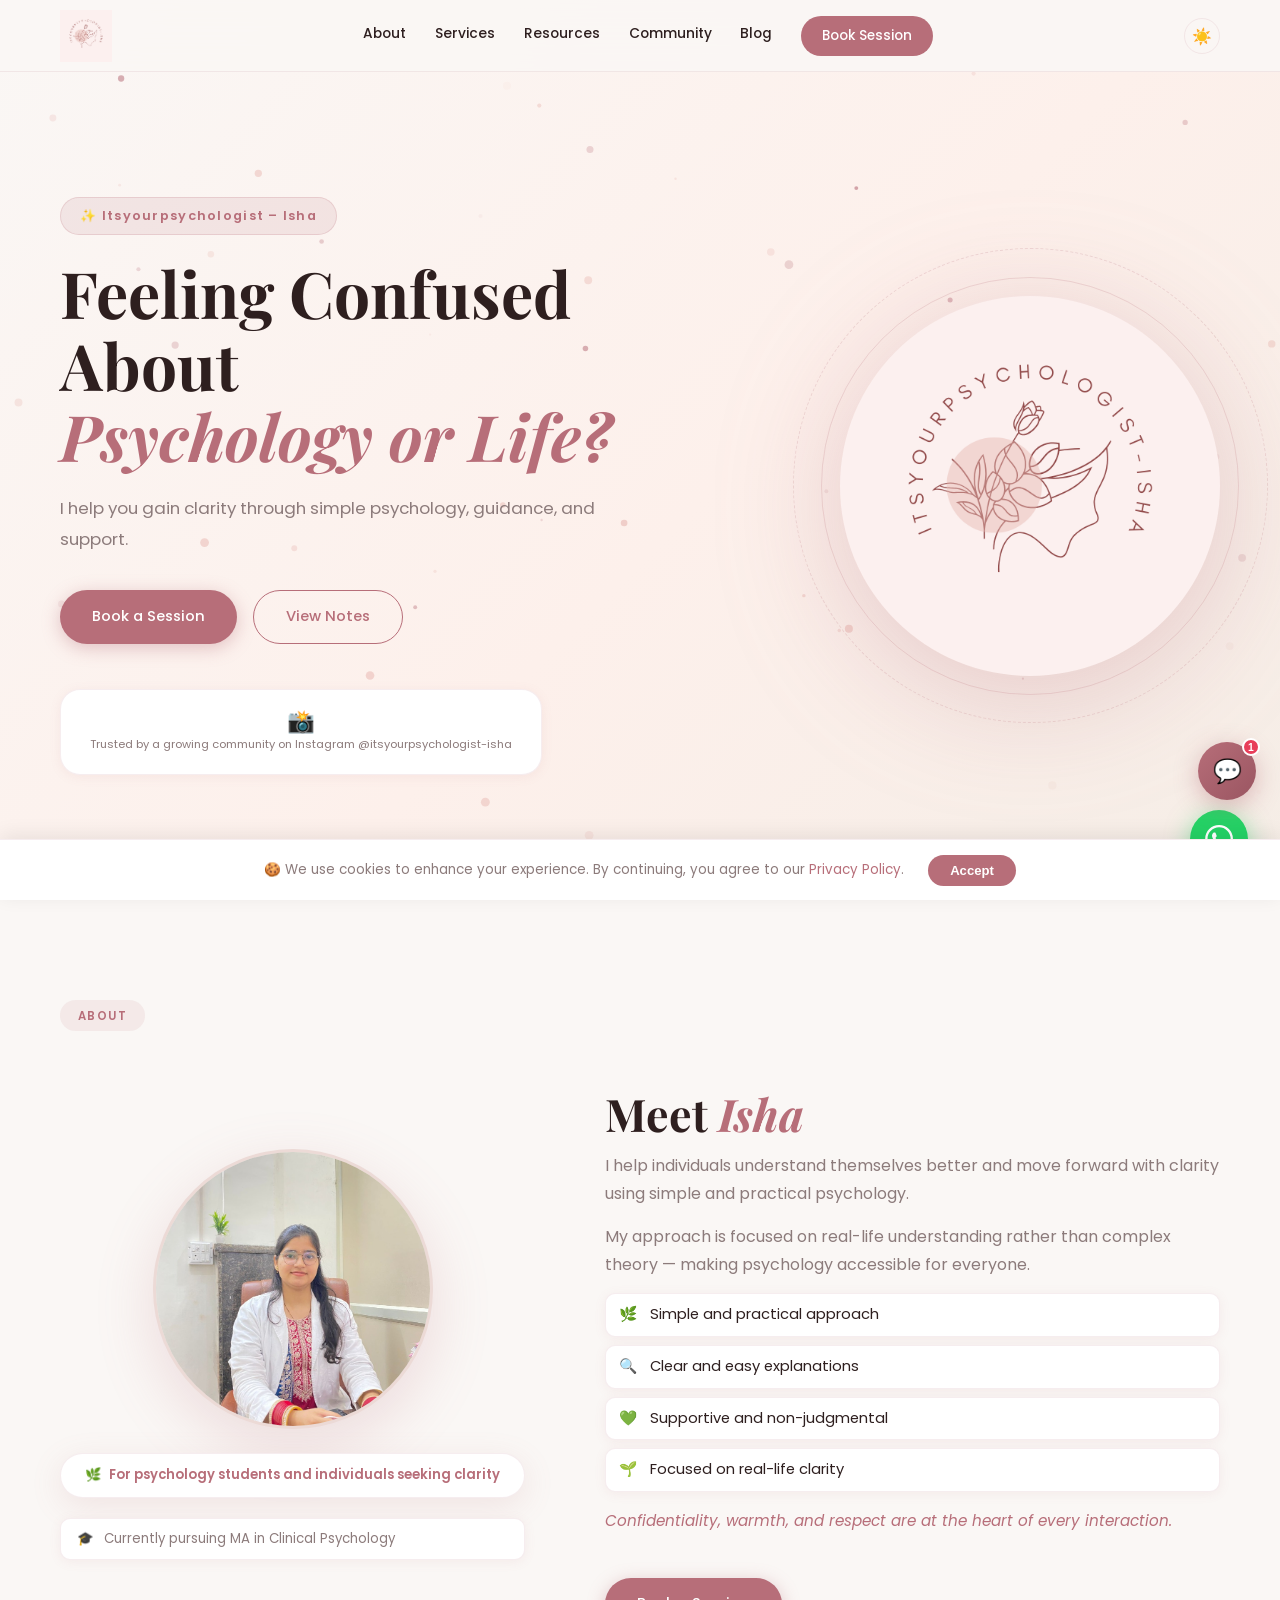
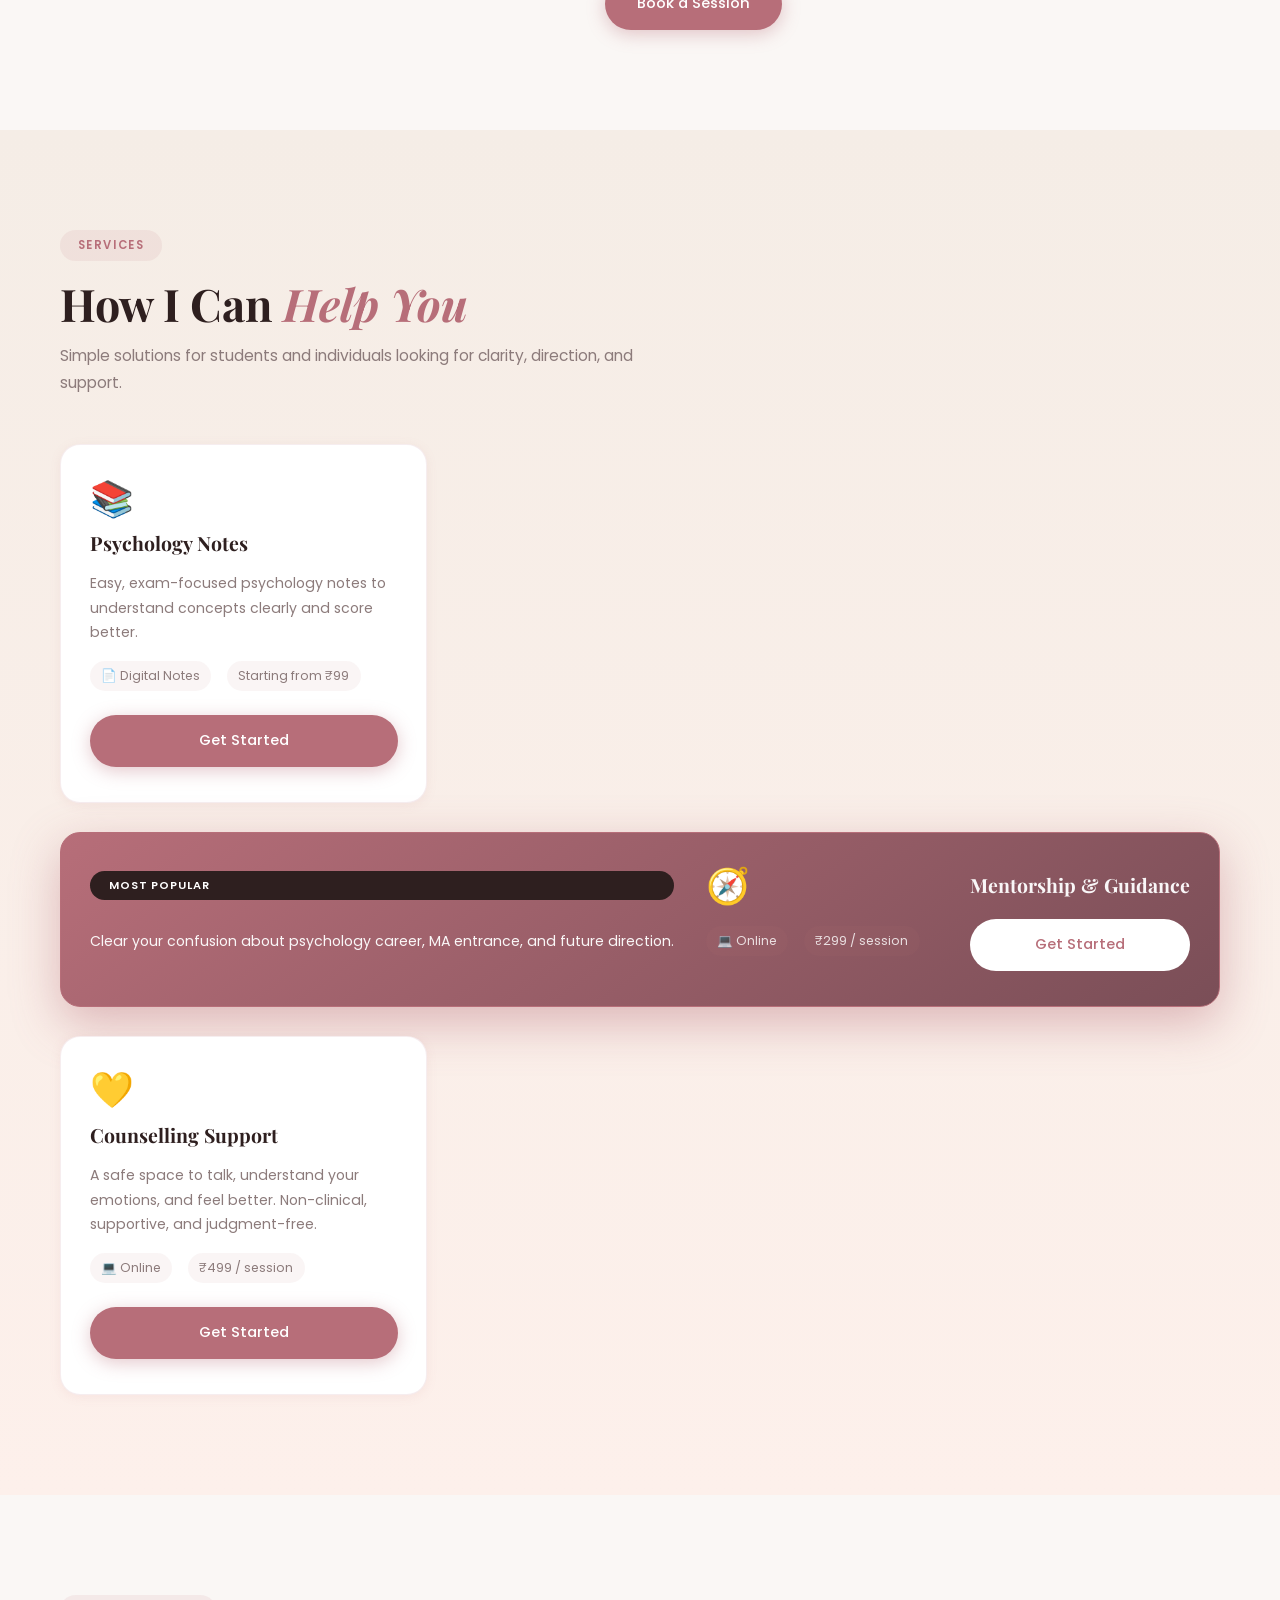
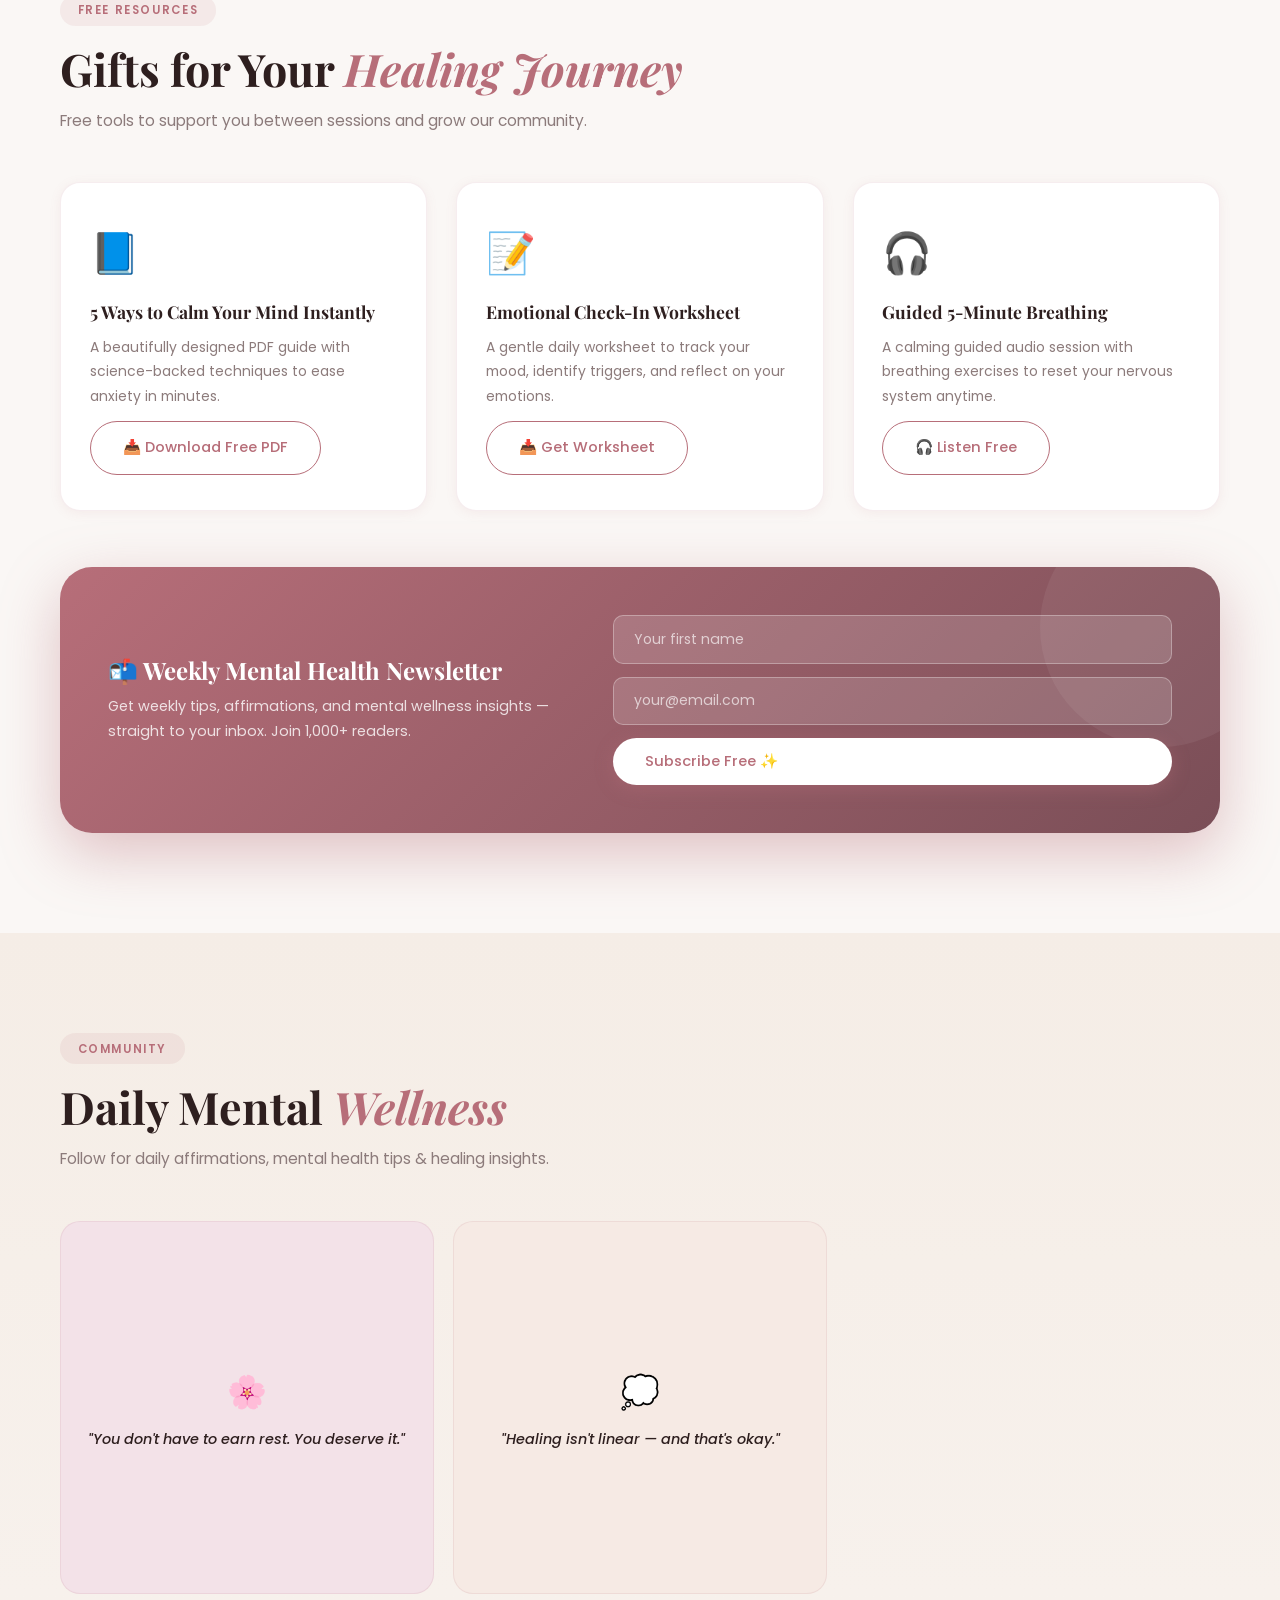
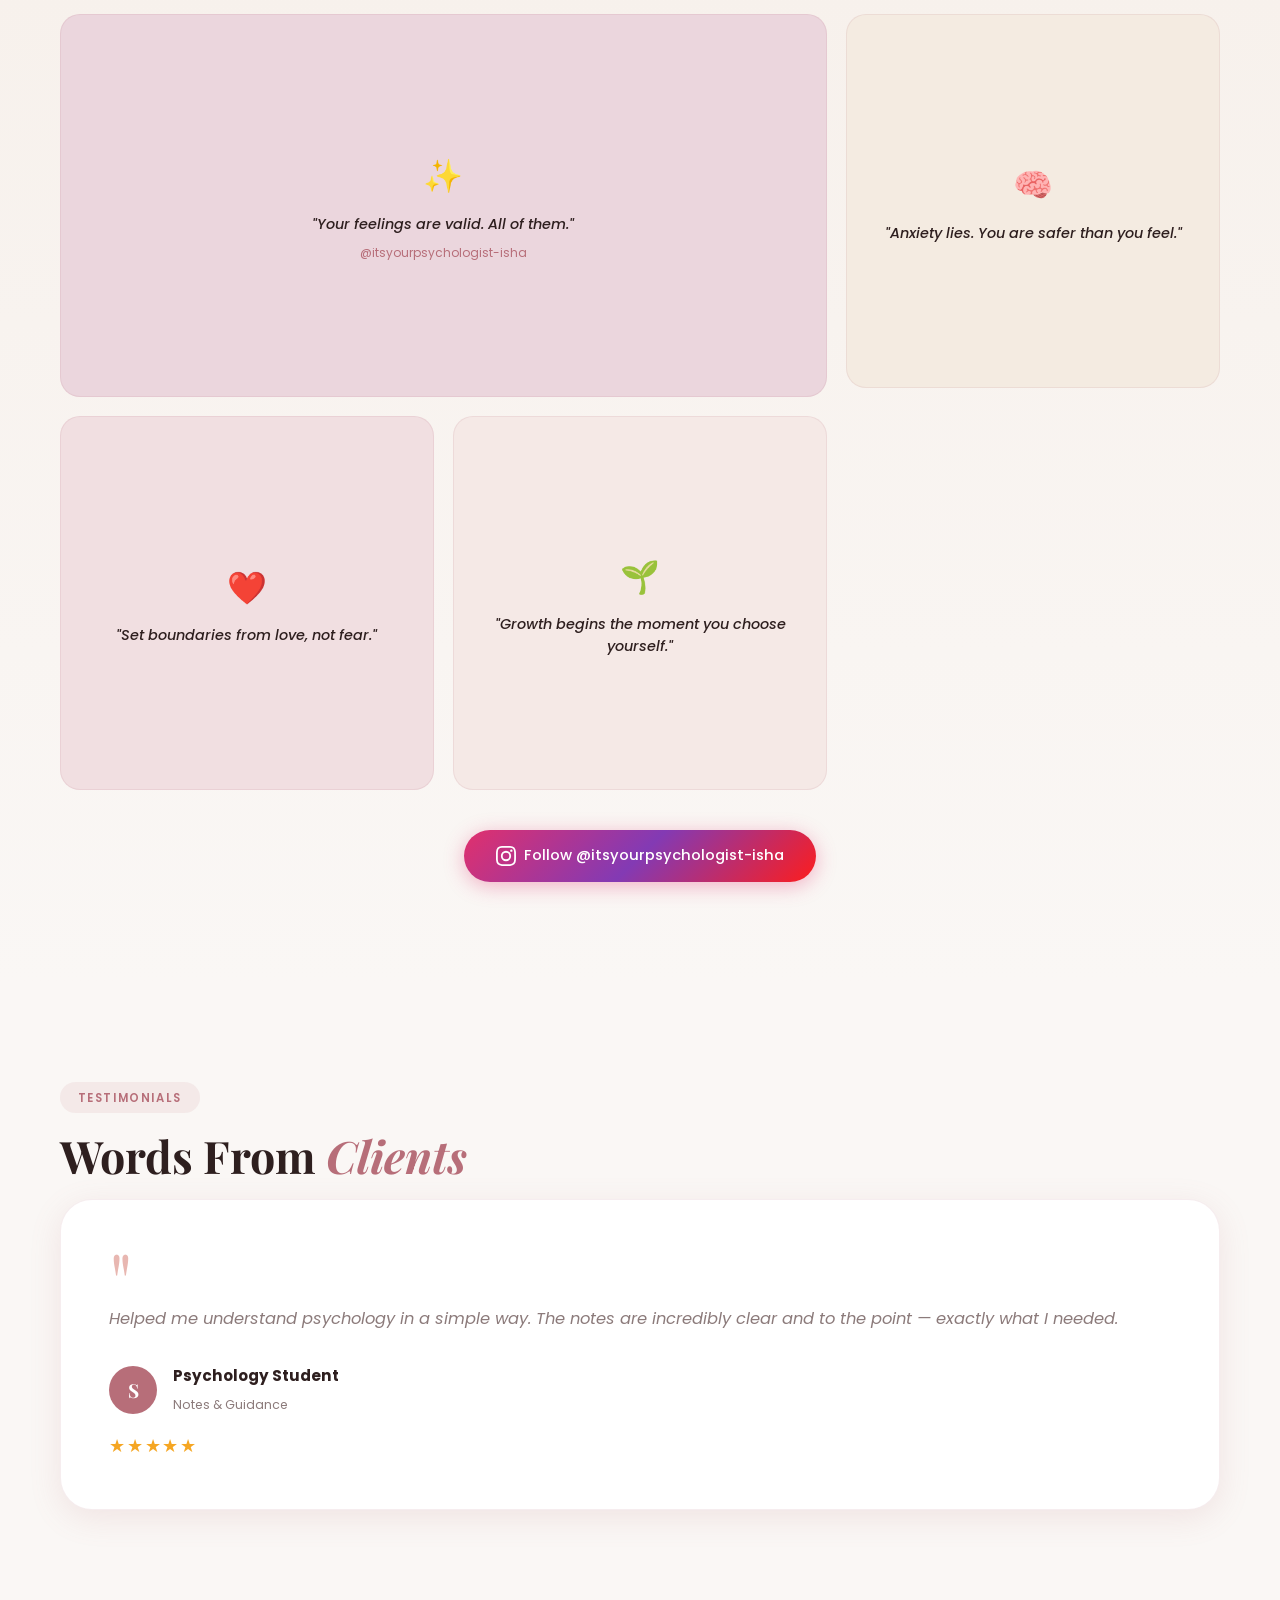
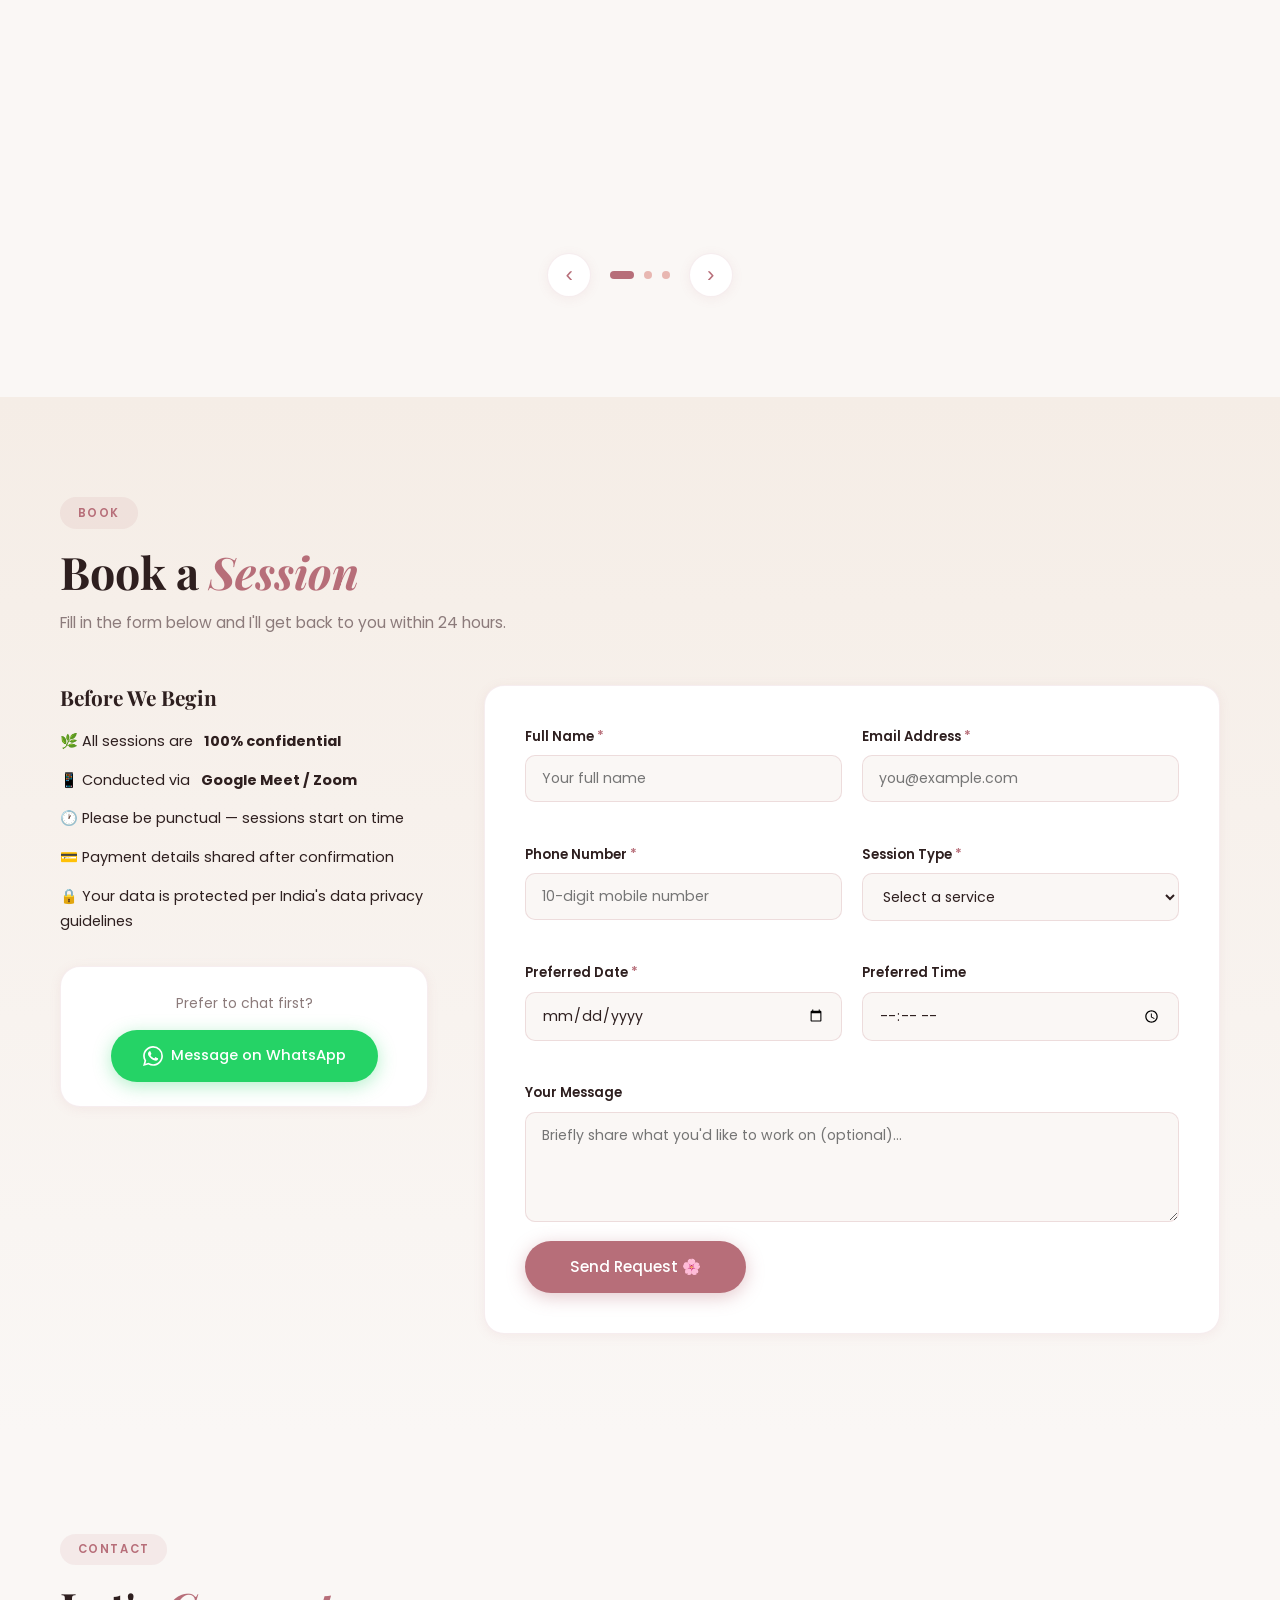
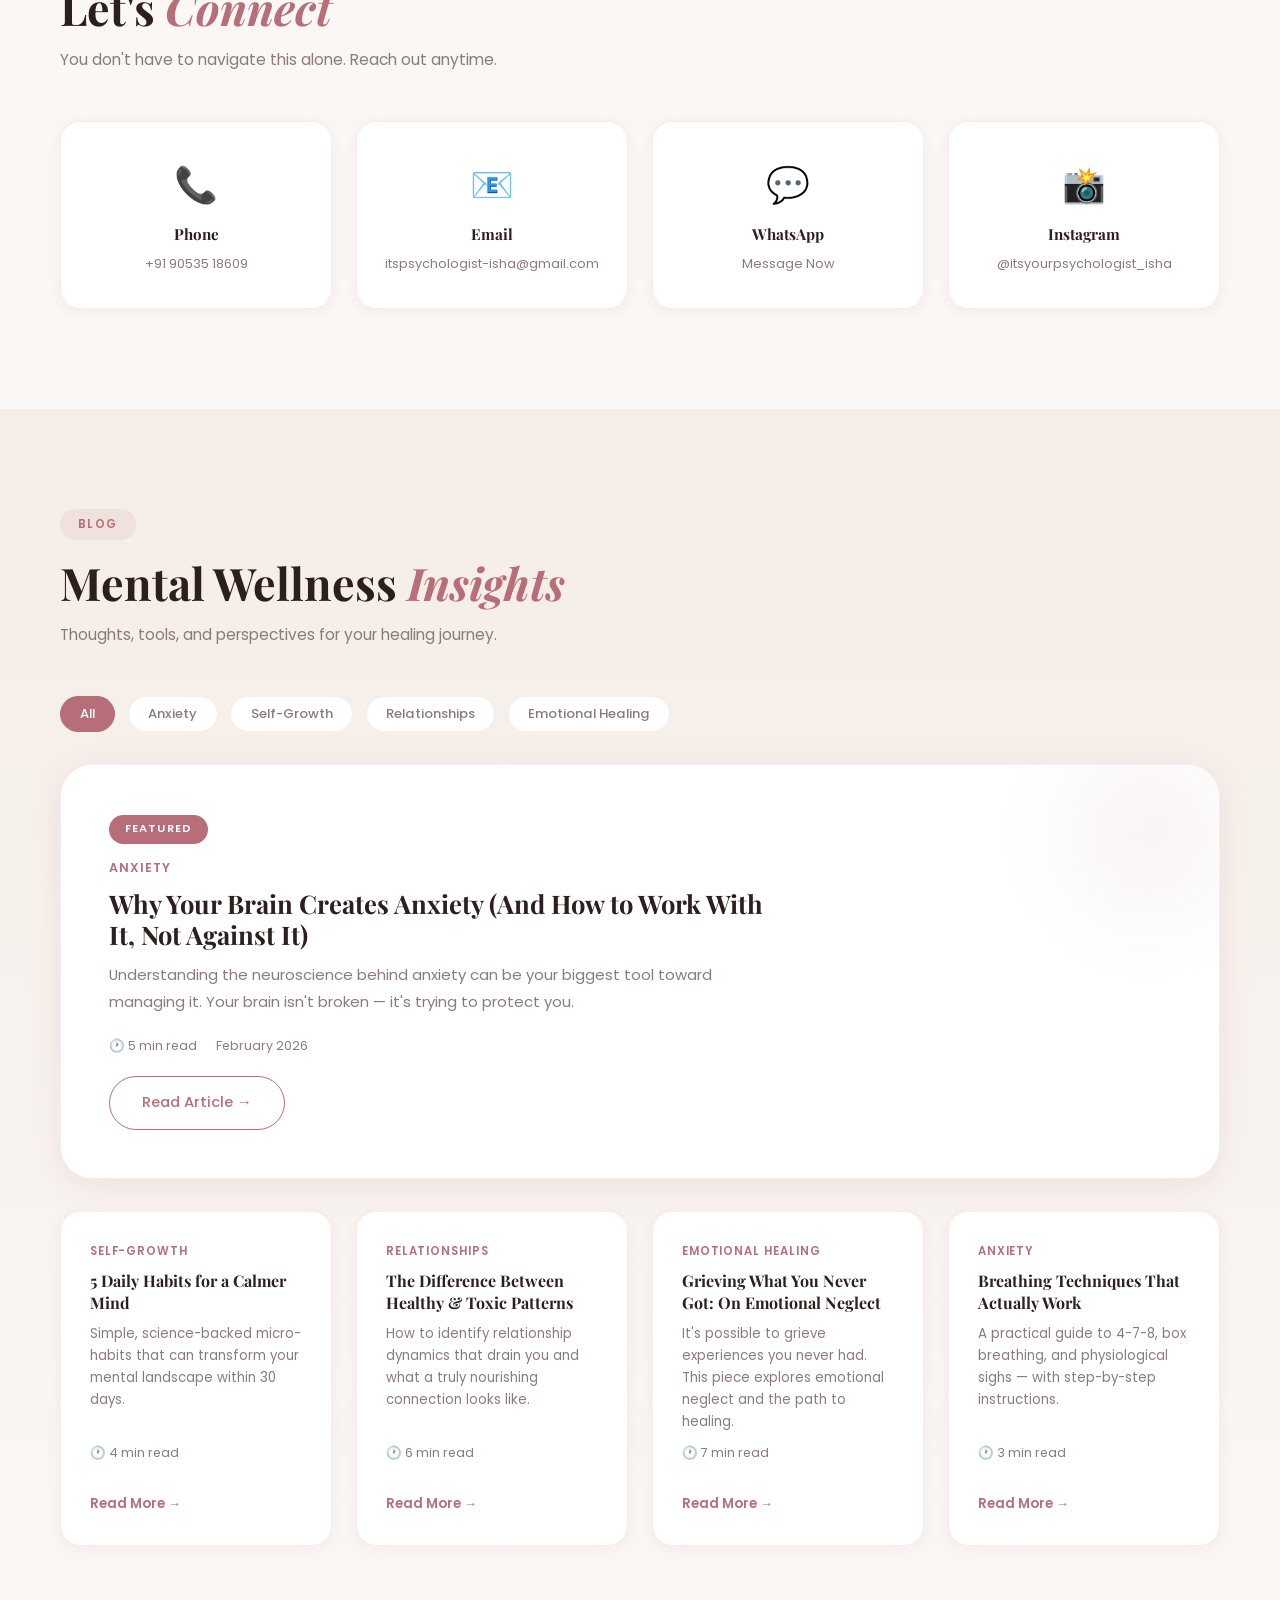
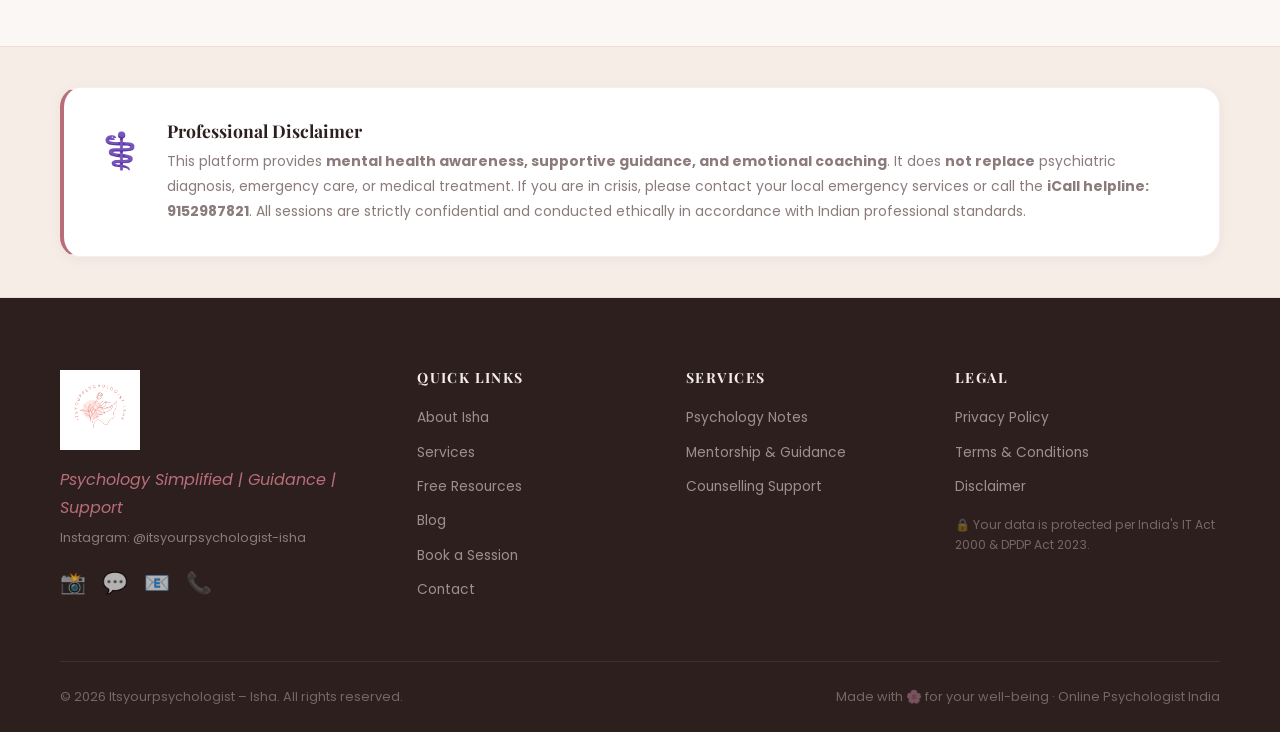
<file: index.html>
<!DOCTYPE html>
<html lang="en" data-theme="light">

<head>
  <meta charset="UTF-8" />
  <meta name="viewport" content="width=device-width, initial-scale=1.0" />
  <meta name="description"
    content="Itsyourpsychologist – Isha. Online psychologist India. Mental health counseling, anxiety support, emotional healing & relationship counseling sessions online." />
  <meta name="keywords"
    content="online psychologist India, mental health counseling, anxiety support online, emotional healing sessions, relationship counseling India" />
  <meta property="og:title" content="Isha | Rise Above. Heal Within. – Itsyourpsychologist" />
  <meta property="og:description"
    content="A safe mental space where your thoughts can float freely and your heart can feel lighter. Book a session with Isha today." />
  <meta property="og:type" content="website" />
  <meta property="og:image" content="logo.png" />
  <title>Isha | Rise Above. Heal Within. – Itsyourpsychologist</title>

  <!-- Structured Data -->
  <script type="application/ld+json">
  {
    "@context": "https://schema.org",
    "@type": "Person",
    "name": "Isha",
    "jobTitle": "Psychologist",
    "description": "Online psychologist specializing in anxiety, emotional healing, and relationship counseling.",
    "telephone": "+919053518609",
    "email": "itspsychologist-isha@gmail.com",
    "url": "https://itsyourpsychologist-isha.com",
    "sameAs": ["https://instagram.com/itsyourpsychologist_isha"]
  }
  </script>

  <link rel="preconnect" href="https://fonts.googleapis.com" />
  <link rel="preconnect" href="https://fonts.gstatic.com" crossorigin />
  <link
    href="https://fonts.googleapis.com/css2?family=Playfair+Display:ital,wght@0,400;0,600;0,700;1,400&family=Poppins:wght@300;400;500;600&display=swap"
    rel="stylesheet" />
  <link rel="stylesheet" href="style.css" />
</head>

<body>

  <!-- ════ COOKIE NOTICE ════ -->
  <div class="cookie-bar" id="cookieBar">
    <p>🍪 We use cookies to enhance your experience. By continuing, you agree to our <a href="privacy.html">Privacy
        Policy</a>.</p>
    <button class="btn-cookie-accept" id="cookieAccept">Accept</button>
  </div>

  <!-- ════ NAVBAR ════ -->
  <header class="navbar" id="navbar">
    <div class="nav-container">
      <a href="#hero" class="nav-logo" aria-label="Home – Itsyourpsychologist Isha">
        <img src="logo.png" alt="Itsyourpsychologist – Isha Logo" class="nav-logo-img" />
      </a>
      <nav class="nav-links" id="navLinks" aria-label="Main navigation">
        <a href="#about">About</a>
        <a href="#services">Services</a>
        <a href="#resources">Resources</a>
        <a href="#instagram">Community</a>
        <a href="#blog">Blog</a>
        <a href="#booking" class="nav-cta">Book Session</a>
      </nav>
      <div class="nav-extras">
        <button class="dark-toggle" id="darkToggle" aria-label="Toggle dark mode" title="Toggle dark mode">
          <span class="icon-sun">☀️</span>
          <span class="icon-moon">🌙</span>
        </button>
        <button class="hamburger" id="hamburger" aria-label="Toggle menu">
          <span></span><span></span><span></span>
        </button>
      </div>
    </div>
  </header>

  <!-- ════ HERO ════ -->
  <section class="hero" id="hero" aria-label="Hero section">
    <canvas id="particleCanvas" aria-hidden="true"></canvas>
    <div class="hero-inner">
      <div class="hero-content">
        <div class="hero-badge animate-fade-up">✨ Itsyourpsychologist – Isha</div>
        <h1 class="hero-headline animate-fade-up delay-1">Feeling Confused About<br /><em>Psychology or Life?</em></h1>
        <p class="hero-sub animate-fade-up delay-2">I help you gain clarity through simple psychology, guidance, and support.</p>
        <div class="hero-actions animate-fade-up delay-3">
          <a href="#booking" class="btn btn-primary glow-btn">Book a Session</a>
          <a href="#services" class="btn btn-outline">View Notes</a>
        </div>
        <div class="hero-social-proof animate-fade-up delay-4">
          <div class="proof-item"><span class="proof-num">📸</span><span class="proof-label">Trusted by a growing community on Instagram @itsyourpsychologist-isha</span>
          </div>
        </div>
      </div>
      <div class="hero-visual animate-float">
        <div class="hero-logo-wrap">
          <img src="logo.png" alt="Itsyourpsychologist – Isha" class="hero-logo-img" />
          <div class="hero-ring ring1"></div>
          <div class="hero-ring ring2"></div>
        </div>
      </div>
    </div>
    <div class="hero-scroll-hint" aria-hidden="true">
      <span></span><span></span><span></span>
    </div>
  </section>

  <!-- ════ ABOUT ════ -->
  <section class="section about-section" id="about" aria-label="About Isha">
    <div class="container">
      <div class="section-label reveal">About</div>
      <div class="about-grid">
        <div class="about-visual reveal">
          <div class="about-img-frame">
            <img src="isha.jpg" alt="Isha – Psychologist" class="about-logo-display about-photo"
              onerror="this.src='logo.png'" />
          </div>
          <div class="about-badge">
            <span>🌿</span> For psychology students and individuals seeking clarity
          </div>
          <div class="about-credentials">
            <div class="cred-item"><span>🎓</span> Currently pursuing MA in Clinical Psychology</div>
          </div>
        </div>
        <div class="about-content reveal">
          <h2 class="section-title">Meet <em>Isha</em></h2>
          <p>I help individuals understand themselves better and move forward with clarity using simple and practical psychology.</p>
          <p>My approach is focused on real-life understanding rather than complex theory — making psychology accessible for everyone.</p>
          <ul class="about-list">
            <li><span>🌿</span> Simple and practical approach</li>
            <li><span>🔍</span> Clear and easy explanations</li>
            <li><span>💚</span> Supportive and non-judgmental</li>
            <li><span>🌱</span> Focused on real-life clarity</li>
          </ul>
          <p class="about-closing"><em>Confidentiality, warmth, and respect are at the heart of every interaction.</em></p>
          <a href="#booking" class="btn btn-primary" style="margin-top:1.8rem">Book a Session</a>
        </div>
      </div>
    </div>
  </section>

  <!-- ════ SERVICES ════ -->
  <section class="section services-section" id="services" aria-label="Services">
    <div class="container">
      <div class="section-label reveal">Services</div>
      <h2 class="section-title reveal">How I Can <em>Help You</em></h2>
      <p class="section-sub reveal">Simple solutions for students and individuals looking for clarity, direction, and support.</p>
      <div class="services-grid">

        <div class="service-card reveal">
          <div class="service-icon-wrap">📚</div>
          <h3>Psychology Notes</h3>
          <p class="service-desc">Easy, exam-focused psychology notes to understand concepts clearly and score better.</p>
          <div class="service-meta">
            <span>📄 Digital Notes</span>
            <span>Starting from ₹99</span>
          </div>
          <a href="#booking" class="btn btn-primary service-btn">Get Started</a>
        </div>

        <div class="service-card featured reveal">
          <div class="featured-tag">Most Popular</div>
          <div class="service-icon-wrap">🧭</div>
          <h3>Mentorship & Guidance</h3>
          <p class="service-desc">Clear your confusion about psychology career, MA entrance, and future direction.</p>
          <div class="service-meta">
            <span>💻 Online</span>
            <span>₹299 / session</span>
          </div>
          <a href="#booking" class="btn btn-light service-btn">Get Started</a>
        </div>

        <div class="service-card reveal">
          <div class="service-icon-wrap">💛</div>
          <h3>Counselling Support</h3>
          <p class="service-desc">A safe space to talk, understand your emotions, and feel better. Non-clinical, supportive, and judgment-free.</p>
          <div class="service-meta">
            <span>💻 Online</span>
            <span>₹499 / session</span>
          </div>
          <a href="#booking" class="btn btn-primary service-btn">Get Started</a>
        </div>

      </div>
    </div>
  </section>

  <!-- ════ FREE RESOURCES ════ -->
  <section class="section resources-section" id="resources" aria-label="Free Resources">
    <div class="container">
      <div class="section-label reveal">Free Resources</div>
      <h2 class="section-title reveal">Gifts for Your <em>Healing Journey</em></h2>
      <p class="section-sub reveal">Free tools to support you between sessions and grow our community.</p>
      <div class="resources-grid">

        <div class="resource-card reveal">
          <div class="resource-icon">📘</div>
          <h3>5 Ways to Calm Your Mind Instantly</h3>
          <p>A beautifully designed PDF guide with science-backed techniques to ease anxiety in minutes.</p>
          <a href="#" class="btn btn-outline resource-btn" onclick="showResourceThankYou(event)">
            📥 Download Free PDF
          </a>
        </div>

        <div class="resource-card reveal">
          <div class="resource-icon">📝</div>
          <h3>Emotional Check-In Worksheet</h3>
          <p>A gentle daily worksheet to track your mood, identify triggers, and reflect on your emotions.</p>
          <a href="#" class="btn btn-outline resource-btn" onclick="showResourceThankYou(event)">
            📥 Get Worksheet
          </a>
        </div>

        <div class="resource-card reveal">
          <div class="resource-icon">🎧</div>
          <h3>Guided 5-Minute Breathing</h3>
          <p>A calming guided audio session with breathing exercises to reset your nervous system anytime.</p>
          <a href="#" class="btn btn-outline resource-btn" onclick="showResourceThankYou(event)">
            🎧 Listen Free
          </a>
        </div>

      </div>

      <!-- Newsletter -->
      <div class="newsletter-box reveal">
        <div class="newsletter-content">
          <h3>📬 Weekly Mental Health Newsletter</h3>
          <p>Get weekly tips, affirmations, and mental wellness insights — straight to your inbox. Join 1,000+ readers.
          </p>
        </div>
        <form class="newsletter-form" id="newsletterForm" novalidate>
          <input type="text" id="nlName" placeholder="Your first name" aria-label="Your name" />
          <input type="email" id="nlEmail" placeholder="your@email.com" aria-label="Your email" required />
          <button type="submit" class="btn btn-primary">Subscribe Free ✨</button>
        </form>
        <div class="newsletter-thanks" id="newsletterThanks" aria-live="polite">
          <span>🌸</span> Welcome! You're now part of the Itsyourpsychologist community.
        </div>
      </div>
    </div>
  </section>

  <!-- Resource thank-you popup -->
  <div class="resource-popup" id="resourcePopup" aria-live="polite">
    <span>🌸</span> Check your email! Your free resource is on its way.
  </div>

  <!-- ════ INSTAGRAM ════ -->
  <section class="section instagram-section" id="instagram" aria-label="Instagram Community">
    <div class="container">
      <div class="section-label reveal">Community</div>
      <h2 class="section-title reveal">Daily Mental <em>Wellness</em></h2>
      <p class="section-sub reveal">Follow for daily affirmations, mental health tips & healing insights.</p>
      <div class="insta-grid reveal">
        <div class="insta-tile" style="--h:hsl(340,40%,92%)">
          <div class="insta-inner"><span>🌸</span>
            <p>"You don't have to earn rest. You deserve it."</p>
          </div>
        </div>
        <div class="insta-tile" style="--h:hsl(20,50%,93%)">
          <div class="insta-inner"><span>💭</span>
            <p>"Healing isn't linear — and that's okay."</p>
          </div>
        </div>
        <div class="insta-tile featured-insta" style="--h:hsl(340,35%,88%)">
          <div class="insta-inner"><span>✨</span>
            <p>"Your feelings are valid. All of them."</p><small>@itsyourpsychologist-isha</small>
          </div>
        </div>
        <div class="insta-tile" style="--h:hsl(30,45%,92%)">
          <div class="insta-inner"><span>🧠</span>
            <p>"Anxiety lies. You are safer than you feel."</p>
          </div>
        </div>
        <div class="insta-tile" style="--h:hsl(355,38%,91%)">
          <div class="insta-inner"><span>❤️</span>
            <p>"Set boundaries from love, not fear."</p>
          </div>
        </div>
        <div class="insta-tile" style="--h:hsl(15,42%,93%)">
          <div class="insta-inner"><span>🌱</span>
            <p>"Growth begins the moment you choose yourself."</p>
          </div>
        </div>
      </div>
      <div class="insta-cta reveal">
        <a href="https://instagram.com/itsyourpsychologist_isha" target="_blank" rel="noopener" class="btn btn-insta">
          <svg width="20" height="20" viewBox="0 0 24 24" fill="currentColor" aria-hidden="true">
            <path
              d="M12 2.163c3.204 0 3.584.012 4.85.07 3.252.148 4.771 1.691 4.919 4.919.058 1.265.069 1.645.069 4.849 0 3.205-.012 3.584-.069 4.849-.149 3.225-1.664 4.771-4.919 4.919-1.266.058-1.644.07-4.85.07-3.204 0-3.584-.012-4.849-.07-3.26-.149-4.771-1.699-4.919-4.92-.058-1.265-.07-1.644-.07-4.849 0-3.204.013-3.583.07-4.849.149-3.227 1.664-4.771 4.919-4.919 1.266-.057 1.645-.069 4.849-.069zM12 0C8.741 0 8.333.014 7.053.072 2.695.272.273 2.69.073 7.052.014 8.333 0 8.741 0 12c0 3.259.014 3.668.072 4.948.2 4.358 2.618 6.78 6.98 6.98C8.333 23.986 8.741 24 12 24c3.259 0 3.668-.014 4.948-.072 4.354-.2 6.782-2.618 6.979-6.98.059-1.28.073-1.689.073-4.948 0-3.259-.014-3.667-.072-4.947-.196-4.354-2.617-6.78-6.979-6.98C15.668.014 15.259 0 12 0zm0 5.838a6.162 6.162 0 100 12.324 6.162 6.162 0 000-12.324zM12 16a4 4 0 110-8 4 4 0 010 8zm6.406-11.845a1.44 1.44 0 100 2.881 1.44 1.44 0 000-2.881z" />
          </svg>
          Follow @itsyourpsychologist-isha
        </a>
      </div>
    </div>
  </section>

  <!-- ════ TESTIMONIALS ════ -->
  <section class="section testimonials-section" id="testimonials" aria-label="Testimonials">
    <div class="container">
      <div class="section-label reveal">Testimonials</div>
      <h2 class="section-title reveal">Words From <em>Clients</em></h2>
      <div class="testimonials-slider" id="testimonialsSlider" aria-live="polite">
        <div class="testimonial-track" id="testimonialTrack">

          <div class="testimonial-card active">
            <div class="testimonial-quote">"</div>
            <p class="testimonial-text">Helped me understand psychology in a simple way. The notes are incredibly clear and to the point — exactly what I needed.</p>
            <div class="testimonial-author">
              <div class="author-avatar">S</div>
              <div><strong>Psychology Student</strong><span>Notes & Guidance</span></div>
            </div>
            <div class="testimonial-stars">★★★★★</div>
          </div>

          <div class="testimonial-card">
            <div class="testimonial-quote">"</div>
            <p class="testimonial-text">Very supportive and easy to talk to. I felt heard and understood for the first time. Isha creates a truly safe space.</p>
            <div class="testimonial-author">
              <div class="author-avatar" style="background:var(--blush)">A</div>
              <div><strong>Counselling Client</strong><span>Emotional Support</span></div>
            </div>
            <div class="testimonial-stars">★★★★★</div>
          </div>

          <div class="testimonial-card">
            <div class="testimonial-quote">"</div>
            <p class="testimonial-text">Guidance was clear and practical. I finally have a direction for my psychology career after feeling lost for months.</p>
            <div class="testimonial-author">
              <div class="author-avatar" style="background:#c5a0a5">R</div>
              <div><strong>MA Aspirant</strong><span>Mentorship</span></div>
            </div>
            <div class="testimonial-stars">★★★★★</div>
          </div>



        </div>
        <div class="slider-controls">
          <button class="slider-btn" id="prevBtn" aria-label="Previous testimonial">‹</button>
          <div class="slider-dots" id="sliderDots"></div>
          <button class="slider-btn" id="nextBtn" aria-label="Next testimonial">›</button>
        </div>
      </div>
    </div>
  </section>

  <!-- ════ BOOKING ════ -->
  <section class="section booking-section" id="booking" aria-label="Book a Session">
    <div class="container">
      <div class="section-label reveal">Book</div>
      <h2 class="section-title reveal">Book a <em>Session</em></h2>
      <p class="section-sub reveal">Fill in the form below and I'll get back to you within 24 hours.</p>
      <div class="booking-wrapper">
        <div class="booking-info reveal">
          <h3>Before We Begin</h3>
          <ul class="booking-info-list">
            <li>🌿 All sessions are <strong>100% confidential</strong></li>
            <li>📱 Conducted via <strong>Google Meet / Zoom</strong></li>
            <li>🕐 Please be punctual — sessions start on time</li>
            <li>💳 Payment details shared after confirmation</li>
            <li>🔒 Your data is protected per India's data privacy guidelines</li>
          </ul>
          <div class="whatsapp-block">
            <p>Prefer to chat first?</p>
            <a href="https://wa.me/919053518609" target="_blank" rel="noopener" class="btn btn-whatsapp"
              id="whatsapp-btn">
              <svg width="20" height="20" viewBox="0 0 24 24" fill="currentColor" aria-hidden="true">
                <path
                  d="M17.472 14.382c-.297-.149-1.758-.867-2.03-.967-.273-.099-.471-.148-.67.15-.197.297-.767.966-.94 1.164-.173.199-.347.223-.644.075-.297-.15-1.255-.463-2.39-1.475-.883-.788-1.48-1.761-1.653-2.059-.173-.297-.018-.458.13-.606.134-.133.298-.347.446-.52.149-.174.198-.298.298-.497.099-.198.05-.371-.025-.52-.075-.149-.669-1.612-.916-2.207-.242-.579-.487-.5-.669-.51-.173-.008-.371-.01-.57-.01-.198 0-.52.074-.792.372-.272.297-1.04 1.016-1.04 2.479 0 1.462 1.065 2.875 1.213 3.074.149.198 2.096 3.2 5.077 4.487.709.306 1.262.489 1.694.625.712.227 1.36.195 1.871.118.571-.085 1.758-.719 2.006-1.413.248-.694.248-1.289.173-1.413-.074-.124-.272-.198-.57-.347m-5.421 7.403h-.004a9.87 9.87 0 01-5.031-1.378l-.361-.214-3.741.982.998-3.648-.235-.374a9.86 9.86 0 01-1.51-5.26c.001-5.45 4.436-9.884 9.888-9.884 2.64 0 5.122 1.03 6.988 2.898a9.825 9.825 0 012.893 6.994c-.003 5.45-4.437 9.884-9.885 9.884m8.413-18.297A11.815 11.815 0 0012.05 0C5.495 0 .16 5.335.157 11.892c0 2.096.547 4.142 1.588 5.945L.057 24l6.305-1.654a11.882 11.882 0 005.683 1.448h.005c6.554 0 11.89-5.335 11.893-11.893a11.821 11.821 0 00-3.48-8.413z" />
              </svg>
              Message on WhatsApp
            </a>
          </div>
        </div>

        <form class="booking-form reveal" id="bookingForm" novalidate>
          <div class="form-row">
            <div class="form-group">
              <label for="fullName">Full Name <span class="req">*</span></label>
              <input type="text" id="fullName" name="fullName" placeholder="Your full name" autocomplete="name"
                aria-required="true" />
              <span class="field-error" id="fullNameError"></span>
            </div>
            <div class="form-group">
              <label for="email">Email Address <span class="req">*</span></label>
              <input type="email" id="email" name="email" placeholder="you@example.com" autocomplete="email"
                aria-required="true" />
              <span class="field-error" id="emailError"></span>
            </div>
          </div>
          <div class="form-row">
            <div class="form-group">
              <label for="phone">Phone Number <span class="req">*</span></label>
              <input type="tel" id="phone" name="phone" placeholder="10-digit mobile number" autocomplete="tel"
                aria-required="true" />
              <span class="field-error" id="phoneError"></span>
            </div>
            <div class="form-group">
              <label for="sessionType">Session Type <span class="req">*</span></label>
              <select id="sessionType" name="sessionType" aria-required="true">
                <option value="">Select a service</option>
                <option value="notes">Psychology Notes – Starting from ₹99</option>
                <option value="guidance">Mentorship & Guidance – ₹299 / session</option>
                <option value="counselling">Counselling Support – ₹499 / session</option>
              </select>
              <span class="field-error" id="sessionTypeError"></span>
            </div>
          </div>
          <div class="form-row">
            <div class="form-group">
              <label for="preferredDate">Preferred Date <span class="req">*</span></label>
              <input type="date" id="preferredDate" name="preferredDate" aria-required="true" />
              <span class="field-error" id="preferredDateError"></span>
            </div>
            <div class="form-group">
              <label for="preferredTime">Preferred Time</label>
              <input type="time" id="preferredTime" name="preferredTime" />
            </div>
          </div>
          <div class="form-group">
            <label for="message">Your Message</label>
            <textarea id="message" name="message" rows="4"
              placeholder="Briefly share what you'd like to work on (optional)…"></textarea>
          </div>
          <button type="submit" class="btn btn-primary btn-submit" id="submitBtn">Send Request 🌸</button>
        </form>
      </div>
    </div>
  </section>

  <!-- ════ CONTACT ════ -->
  <section class="section contact-section" id="contact" aria-label="Contact">
    <div class="container">
      <div class="section-label reveal">Contact</div>
      <h2 class="section-title reveal">Let's <em>Connect</em></h2>
      <p class="section-sub reveal">You don't have to navigate this alone. Reach out anytime.</p>
      <div class="contact-cards">
        <a href="tel:+919053518609" class="contact-card reveal" aria-label="Call Isha">
          <div class="contact-card-icon">📞</div>
          <h4>Phone</h4>
          <span>+91 90535 18609</span>
        </a>
        <a href="mailto:itspsychologist-isha@gmail.com" class="contact-card reveal" aria-label="Email Isha">
          <div class="contact-card-icon">📧</div>
          <h4>Email</h4>
          <span>itspsychologist-isha@gmail.com</span>
        </a>
        <a href="https://wa.me/919053518609" target="_blank" rel="noopener" class="contact-card reveal"
          aria-label="WhatsApp Isha">
          <div class="contact-card-icon">💬</div>
          <h4>WhatsApp</h4>
          <span>Message Now</span>
        </a>
        <a href="https://instagram.com/itsyourpsychologist_isha" target="_blank" rel="noopener"
          class="contact-card reveal" aria-label="Instagram">
          <div class="contact-card-icon">📸</div>
          <h4>Instagram</h4>
          <span>@itsyourpsychologist_isha</span>
        </a>
      </div>
    </div>
  </section>

  <!-- ════ BLOG ════ -->
  <section class="section blog-section" id="blog" aria-label="Blog">
    <div class="container">
      <div class="section-label reveal">Blog</div>
      <h2 class="section-title reveal">Mental Wellness <em>Insights</em></h2>
      <p class="section-sub reveal">Thoughts, tools, and perspectives for your healing journey.</p>
      <div class="blog-categories reveal">
        <button class="cat-btn active" data-cat="all">All</button>
        <button class="cat-btn" data-cat="anxiety">Anxiety</button>
        <button class="cat-btn" data-cat="self-growth">Self-Growth</button>
        <button class="cat-btn" data-cat="relationships">Relationships</button>
        <button class="cat-btn" data-cat="healing">Emotional Healing</button>
      </div>
      <div class="blog-featured reveal">
        <div class="blog-featured-card">
          <div class="blog-featured-label">Featured</div>
          <div class="blog-featured-cat">Anxiety</div>
          <h3>Why Your Brain Creates Anxiety (And How to Work With It, Not Against It)</h3>
          <p>Understanding the neuroscience behind anxiety can be your biggest tool toward managing it. Your brain isn't
            broken — it's trying to protect you.</p>
          <div class="blog-meta"><span>🕐 5 min read</span><span>February 2026</span></div>
          <a href="#" class="btn btn-outline">Read Article →</a>
        </div>
      </div>
      <div class="blog-grid">
        <div class="blog-card reveal" data-cat="self-growth">
          <div class="blog-card-cat">Self-Growth</div>
          <h4>5 Daily Habits for a Calmer Mind</h4>
          <p>Simple, science-backed micro-habits that can transform your mental landscape within 30 days.</p>
          <div class="blog-meta"><span>🕐 4 min read</span></div>
          <a href="#" class="read-more">Read More →</a>
        </div>
        <div class="blog-card reveal" data-cat="relationships">
          <div class="blog-card-cat">Relationships</div>
          <h4>The Difference Between Healthy & Toxic Patterns</h4>
          <p>How to identify relationship dynamics that drain you and what a truly nourishing connection looks like.</p>
          <div class="blog-meta"><span>🕐 6 min read</span></div>
          <a href="#" class="read-more">Read More →</a>
        </div>
        <div class="blog-card reveal" data-cat="healing">
          <div class="blog-card-cat">Emotional Healing</div>
          <h4>Grieving What You Never Got: On Emotional Neglect</h4>
          <p>It's possible to grieve experiences you never had. This piece explores emotional neglect and the path to
            healing.</p>
          <div class="blog-meta"><span>🕐 7 min read</span></div>
          <a href="#" class="read-more">Read More →</a>
        </div>
        <div class="blog-card reveal" data-cat="anxiety">
          <div class="blog-card-cat">Anxiety</div>
          <h4>Breathing Techniques That Actually Work</h4>
          <p>A practical guide to 4-7-8, box breathing, and physiological sighs — with step-by-step instructions.</p>
          <div class="blog-meta"><span>🕐 3 min read</span></div>
          <a href="#" class="read-more">Read More →</a>
        </div>
      </div>
    </div>
  </section>

  <!-- ════ DISCLAIMER ════ -->
  <section class="disclaimer-section" id="disclaimer" aria-label="Therapy Disclaimer">
    <div class="container">
      <div class="disclaimer-box reveal">
        <div class="disclaimer-icon">⚕️</div>
        <div>
          <h4>Professional Disclaimer</h4>
          <p>This platform provides <strong>mental health awareness, supportive guidance, and emotional
              coaching</strong>. It does <strong>not replace</strong> psychiatric diagnosis, emergency care, or medical
            treatment. If you are in crisis, please contact your local emergency services or call the <strong>iCall
              helpline: 9152987821</strong>. All sessions are strictly confidential and conducted ethically in
            accordance with Indian professional standards.</p>
        </div>
      </div>
    </div>
  </section>

  <!-- ════ FOOTER ════ -->
  <footer class="footer" aria-label="Footer">
    <div class="container">
      <div class="footer-grid">
        <div class="footer-brand">
          <img src="logo.png" alt="Itsyourpsychologist – Isha" class="footer-logo-img" />
          <p class="footer-tagline"><em>Psychology Simplified | Guidance | Support</em></p>
          <p class="footer-note">Instagram: @itsyourpsychologist-isha</p>
          <div class="footer-socials">
            <a href="https://instagram.com/itsyourpsychologist_isha" target="_blank" rel="noopener"
              aria-label="Instagram">📸</a>
            <a href="https://wa.me/919053518609" target="_blank" rel="noopener" aria-label="WhatsApp">💬</a>
            <a href="mailto:itspsychologist-isha@gmail.com" aria-label="Email">📧</a>
            <a href="tel:+919053518609" aria-label="Phone">📞</a>
          </div>
        </div>
        <div class="footer-links">
          <h5>Quick Links</h5>
          <a href="#about">About Isha</a>
          <a href="#services">Services</a>
          <a href="#resources">Free Resources</a>
          <a href="#blog">Blog</a>
          <a href="#booking">Book a Session</a>
          <a href="#contact">Contact</a>
        </div>
        <div class="footer-links">
          <h5>Services</h5>
          <a href="#services">Psychology Notes</a>
          <a href="#services">Mentorship & Guidance</a>
          <a href="#services">Counselling Support</a>
        </div>
        <div class="footer-links">
          <h5>Legal</h5>
          <a href="privacy.html">Privacy Policy</a>
          <a href="terms.html">Terms & Conditions</a>
          <a href="#disclaimer">Disclaimer</a>
          <p class="footer-data-note">🔒 Your data is protected per India's IT Act 2000 & DPDP Act 2023.</p>
        </div>
      </div>
      <div class="footer-bottom">
        <p>© 2026 Itsyourpsychologist – Isha. All rights reserved.</p>
        <p>Made with 🌸 for your well-being · Online Psychologist India</p>
      </div>
    </div>
  </footer>

  <!-- ════ BOOKING SUCCESS POPUP ════ -->
  <div class="popup-overlay" id="popupOverlay" role="dialog" aria-modal="true" aria-label="Booking Confirmation">
    <div class="popup-box">
      <div class="popup-icon">🌸</div>
      <h3>Thank You!</h3>
      <p>Your session request has been received. Isha will reach out within <strong>24 hours</strong>.</p>
      <p class="popup-sub">Please check your email for confirmation details.</p>
      <button class="btn btn-primary" id="popupClose">Close</button>
    </div>
  </div>

  <!-- ════ WHATSAPP FLOATING ════ -->
  <a href="https://wa.me/919053518609" target="_blank" rel="noopener" class="whatsapp-float"
    aria-label="Chat on WhatsApp" title="Chat on WhatsApp">
    <svg width="28" height="28" viewBox="0 0 24 24" fill="currentColor" aria-hidden="true">
      <path
        d="M17.472 14.382c-.297-.149-1.758-.867-2.03-.967-.273-.099-.471-.148-.67.15-.197.297-.767.966-.94 1.164-.173.199-.347.223-.644.075-.297-.15-1.255-.463-2.39-1.475-.883-.788-1.48-1.761-1.653-2.059-.173-.297-.018-.458.13-.606.134-.133.298-.347.446-.52.149-.174.198-.298.298-.497.099-.198.05-.371-.025-.52-.075-.149-.669-1.612-.916-2.207-.242-.579-.487-.5-.669-.51-.173-.008-.371-.01-.57-.01-.198 0-.52.074-.792.372-.272.297-1.04 1.016-1.04 2.479 0 1.462 1.065 2.875 1.213 3.074.149.198 2.096 3.2 5.077 4.487.709.306 1.262.489 1.694.625.712.227 1.36.195 1.871.118.571-.085 1.758-.719 2.006-1.413.248-.694.248-1.289.173-1.413-.074-.124-.272-.198-.57-.347m-5.421 7.403h-.004a9.87 9.87 0 01-5.031-1.378l-.361-.214-3.741.982.998-3.648-.235-.374a9.86 9.86 0 01-1.51-5.26c.001-5.45 4.436-9.884 9.888-9.884 2.64 0 5.122 1.03 6.988 2.898a9.825 9.825 0 012.893 6.994c-.003 5.45-4.437 9.884-9.885 9.884m8.413-18.297A11.815 11.815 0 0012.05 0C5.495 0 .16 5.335.157 11.892c0 2.096.547 4.142 1.588 5.945L.057 24l6.305-1.654a11.882 11.882 0 005.683 1.448h.005c6.554 0 11.89-5.335 11.893-11.893a11.821 11.821 0 00-3.48-8.413z" />
    </svg>
  </a>

  <!-- ════ CHATBOT FLOATING WIDGET ════ -->
  <div class="chatbot-widget" id="chatbotWidget">
    <div class="chatbot-panel" id="chatbotPanel" aria-label="Chat with Isha's AI Assistant" role="dialog">
      <div class="chatbot-header">
        <div class="chatbot-header-info">
          <span class="chatbot-avatar">🌸</span>
          <div>
            <strong>Isha's AI Assistant</strong>
            <span class="chatbot-status">● Online</span>
          </div>
        </div>
        <button class="chatbot-close" id="chatbotClose" aria-label="Close chat">✕</button>
      </div>
      <div class="chatbot-iframe-wrap">
        <iframe
          src="https://www.chatbase.co/chatbot-iframe/7lPYCSUW0NJhvL_yXGXdY"
          width="100%"
          style="height:100%;border:none;"
          title="Isha AI Chat Assistant"
          loading="lazy"
        ></iframe>
      </div>
    </div>
    <button class="chatbot-toggle" id="chatbotToggle" aria-label="Open chat assistant" title="Chat with Isha's AI">
      <span class="chatbot-icon chatbot-icon-open">💬</span>
      <span class="chatbot-icon chatbot-icon-close" style="display:none;">✕</span>
      <span class="chatbot-badge">1</span>
    </button>
  </div>

  <!-- ════ SCROLL TO TOP ════ -->
  <button class="scroll-top" id="scrollTop" aria-label="Scroll to top">↑</button>

  <script src="script.js"></script>
  <script>
    // ── Chatbot Widget ──
    const chatbotToggle = document.getElementById('chatbotToggle');
    const chatbotPanel  = document.getElementById('chatbotPanel');
    const chatbotClose  = document.getElementById('chatbotClose');
    const iconOpen      = chatbotToggle.querySelector('.chatbot-icon-open');
    const iconClose     = chatbotToggle.querySelector('.chatbot-icon-close');
    const badge         = chatbotToggle.querySelector('.chatbot-badge');
    let isOpen = false;

    function openChat() {
      isOpen = true;
      chatbotPanel.classList.add('active');
      iconOpen.style.display  = 'none';
      iconClose.style.display = 'inline';
      if (badge) badge.style.display = 'none';
      chatbotToggle.setAttribute('aria-label', 'Close chat assistant');
    }
    function closeChat() {
      isOpen = false;
      chatbotPanel.classList.remove('active');
      iconOpen.style.display  = 'inline';
      iconClose.style.display = 'none';
      chatbotToggle.setAttribute('aria-label', 'Open chat assistant');
    }

    chatbotToggle.addEventListener('click', () => isOpen ? closeChat() : openChat());
    chatbotClose.addEventListener('click', closeChat);
  </script>
</body>

</html>
</file>
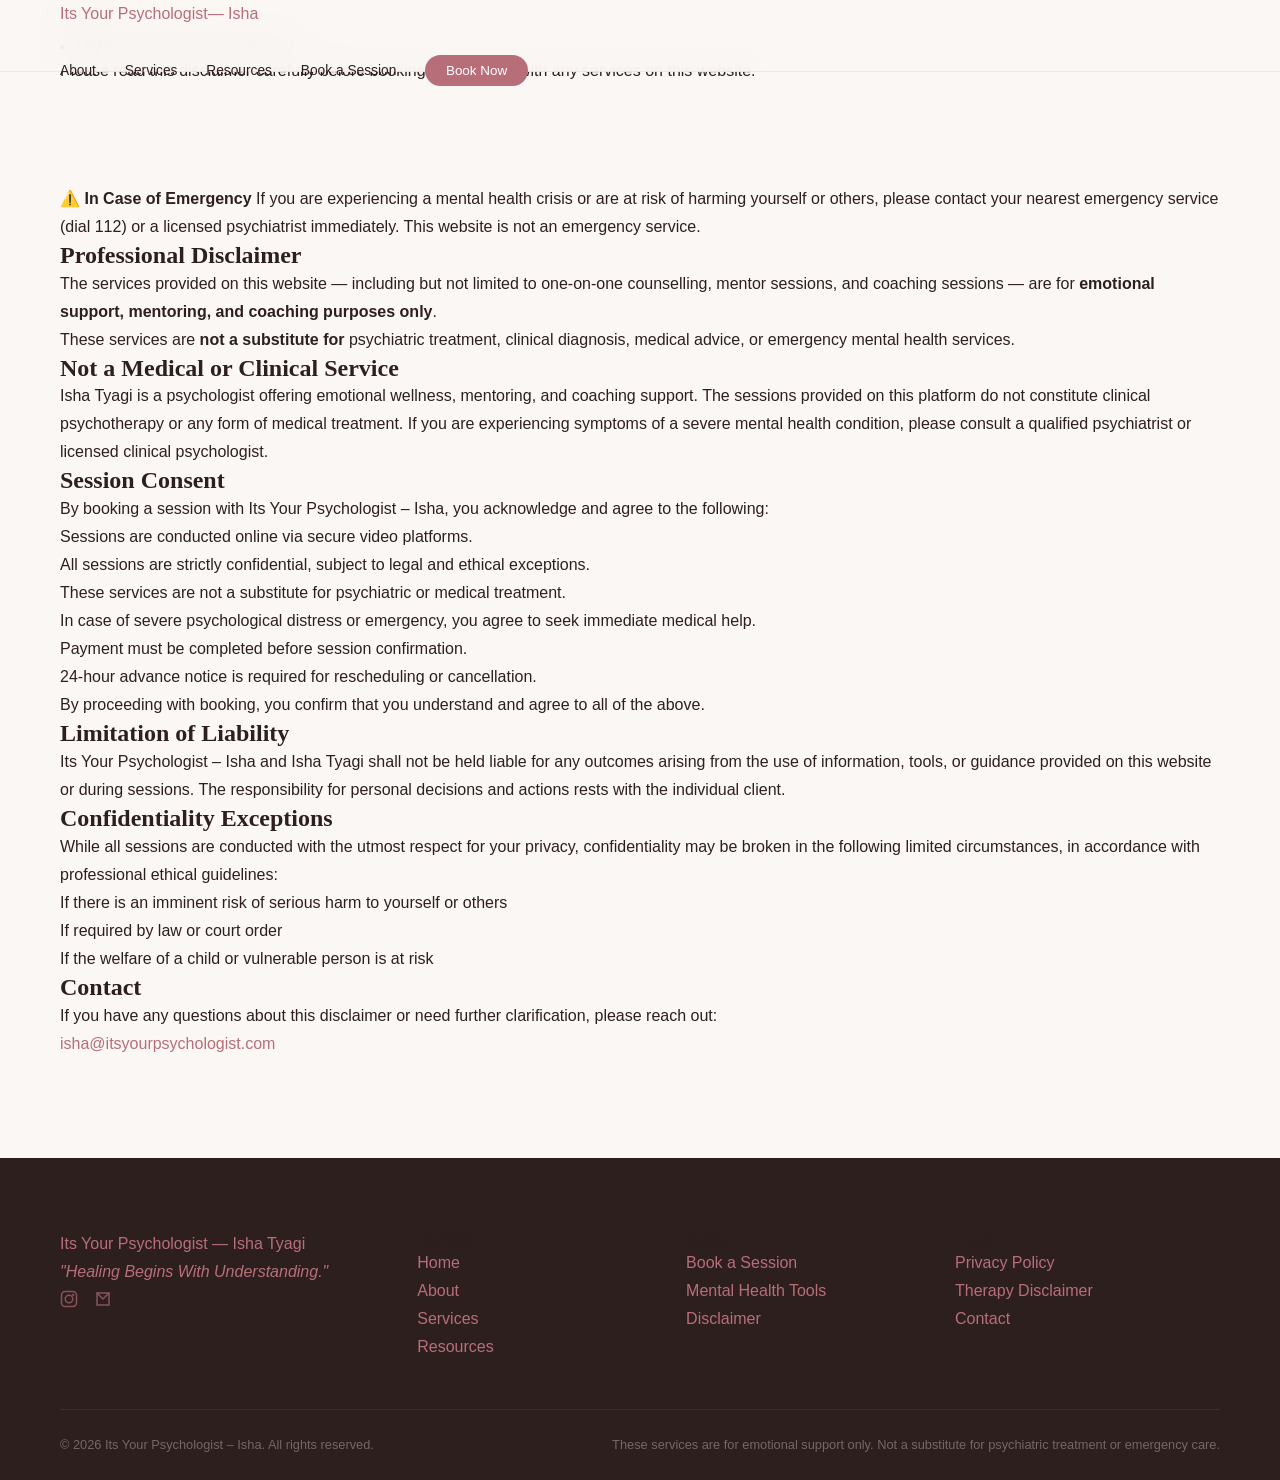
<file: disclaimer.html>
<!DOCTYPE html>
<html lang="en">

<head>
    <meta charset="UTF-8" />
    <meta name="viewport" content="width=device-width, initial-scale=1.0" />
    <title>Therapy Disclaimer | Its Your Psychologist – Isha</title>
    <link rel="stylesheet" href="style.css" />
</head>

<body>

    <!-- NAVBAR -->
    <nav class="navbar" id="navbar">
        <div class="container nav-inner">
            <a href="index.html" class="nav-logo">
                <span class="nav-logo-top">Its Your Psychologist</span>
                <span class="nav-logo-sub">— Isha</span>
            </a>
            <button class="nav-toggle" id="navToggle" aria-label="Toggle menu">
                <span></span><span></span><span></span>
            </button>
            <ul class="nav-links" id="navLinks">
                <li><a href="about.html">About</a></li>
                <li><a href="services.html">Services</a></li>
                <li><a href="resources.html">Resources</a></li>
                <li><a href="booking.html">Book a Session</a></li>
                <li><a href="booking.html" class="nav-cta">Book Now</a></li>
            </ul>
        </div>
    </nav>

    <section class="page-hero">
        <div class="container page-hero-inner">
            <span class="section-badge">Legal</span>
            <h1><em>Professional Disclaimer</em></h1>
            <p>Please read this disclaimer carefully before booking or engaging with any services on this website.</p>
        </div>
    </section>

    <section class="section">
        <div class="container policy-content fade-in">

            <div class="disclaimer-alert">
                <strong>⚠️ In Case of Emergency</strong>
                If you are experiencing a mental health crisis or are at risk of harming yourself or others, please
                contact your nearest emergency service (dial 112) or a licensed psychiatrist immediately. This website
                is not an emergency service.
            </div>

            <h2>Professional Disclaimer</h2>
            <p>The services provided on this website — including but not limited to one-on-one counselling, mentor
                sessions, and coaching sessions — are for <strong>emotional support, mentoring, and coaching purposes
                    only</strong>.</p>
            <p>These services are <strong>not a substitute for</strong> psychiatric treatment, clinical diagnosis,
                medical advice, or emergency mental health services.</p>

            <h2>Not a Medical or Clinical Service</h2>
            <p>Isha Tyagi is a psychologist offering emotional wellness, mentoring, and coaching support. The sessions
                provided on this platform do not constitute clinical psychotherapy or any form of medical treatment. If
                you are experiencing symptoms of a severe mental health condition, please consult a qualified
                psychiatrist or licensed clinical psychologist.</p>

            <h2>Session Consent</h2>
            <p>By booking a session with Its Your Psychologist – Isha, you acknowledge and agree to the following:</p>
            <ul>
                <li>Sessions are conducted online via secure video platforms.</li>
                <li>All sessions are strictly confidential, subject to legal and ethical exceptions.</li>
                <li>These services are not a substitute for psychiatric or medical treatment.</li>
                <li>In case of severe psychological distress or emergency, you agree to seek immediate medical help.
                </li>
                <li>Payment must be completed before session confirmation.</li>
                <li>24-hour advance notice is required for rescheduling or cancellation.</li>
                <li>By proceeding with booking, you confirm that you understand and agree to all of the above.</li>
            </ul>

            <h2>Limitation of Liability</h2>
            <p>Its Your Psychologist – Isha and Isha Tyagi shall not be held liable for any outcomes arising from the
                use of information, tools, or guidance provided on this website or during sessions. The responsibility
                for personal decisions and actions rests with the individual client.</p>

            <h2>Confidentiality Exceptions</h2>
            <p>While all sessions are conducted with the utmost respect for your privacy, confidentiality may be broken
                in the following limited circumstances, in accordance with professional ethical guidelines:</p>
            <ul>
                <li>If there is an imminent risk of serious harm to yourself or others</li>
                <li>If required by law or court order</li>
                <li>If the welfare of a child or vulnerable person is at risk</li>
            </ul>

            <h2>Contact</h2>
            <p>If you have any questions about this disclaimer or need further clarification, please reach out:</p>
            <p><a href="mailto:isha@itsyourpsychologist.com"
                    style="color: var(--rose); font-weight: 500;">isha@itsyourpsychologist.com</a></p>

        </div>
    </section>

    <!-- FOOTER -->
    <footer class="footer">
        <div class="container">
            <div class="footer-grid">
                <div class="footer-brand">
                    <a class="footer-logo" href="index.html">
                        <span class="footer-logo-top">Its Your Psychologist</span>
                        <span class="footer-logo-sub">— Isha Tyagi</span>
                    </a>
                    <p class="footer-tagline">"Healing Begins With Understanding."</p>
                    <div class="footer-socials">
                        <a href="https://www.instagram.com/itsyourpsychologist_isha" target="_blank" rel="noopener"
                            aria-label="Instagram" class="social-btn">
                            <svg width="18" height="18" viewBox="0 0 24 24" fill="none">
                                <rect x="2" y="2" width="20" height="20" rx="5" stroke="currentColor"
                                    stroke-width="2" />
                                <circle cx="12" cy="12" r="5" stroke="currentColor" stroke-width="2" />
                                <circle cx="17.5" cy="6.5" r="1.5" fill="currentColor" />
                            </svg>
                        </a>
                        <a href="mailto:isha@itsyourpsychologist.com" aria-label="Email" class="social-btn">
                            <svg width="18" height="18" viewBox="0 0 24 24" fill="none">
                                <path d="M4 4h16v16H4z" stroke="currentColor" stroke-width="2" stroke-linecap="round" />
                                <path d="M4 4l8 8 8-8" stroke="currentColor" stroke-width="2" stroke-linecap="round"
                                    stroke-linejoin="round" />
                            </svg>
                        </a>
                    </div>
                </div>
                <div class="footer-col">
                    <h4>Navigate</h4>
                    <ul>
                        <li><a href="index.html">Home</a></li>
                        <li><a href="about.html">About</a></li>
                        <li><a href="services.html">Services</a></li>
                        <li><a href="resources.html">Resources</a></li>
                    </ul>
                </div>
                <div class="footer-col">
                    <h4>Support</h4>
                    <ul>
                        <li><a href="booking.html">Book a Session</a></li>
                        <li><a href="resources.html">Mental Health Tools</a></li>
                        <li><a href="disclaimer.html">Disclaimer</a></li>
                    </ul>
                </div>
                <div class="footer-col">
                    <h4>Legal</h4>
                    <ul>
                        <li><a href="privacy.html">Privacy Policy</a></li>
                        <li><a href="disclaimer.html">Therapy Disclaimer</a></li>
                        <li><a href="mailto:isha@itsyourpsychologist.com">Contact</a></li>
                    </ul>
                </div>
            </div>
            <div class="footer-bottom">
                <p class="footer-copy">© 2026 Its Your Psychologist – Isha. All rights reserved.</p>
                <p class="footer-disclaimer">These services are for emotional support only. Not a substitute for
                    psychiatric treatment or emergency care.</p>
            </div>
        </div>
    </footer>

    <script src="script.js"></script>
</body>

</html>
</file>
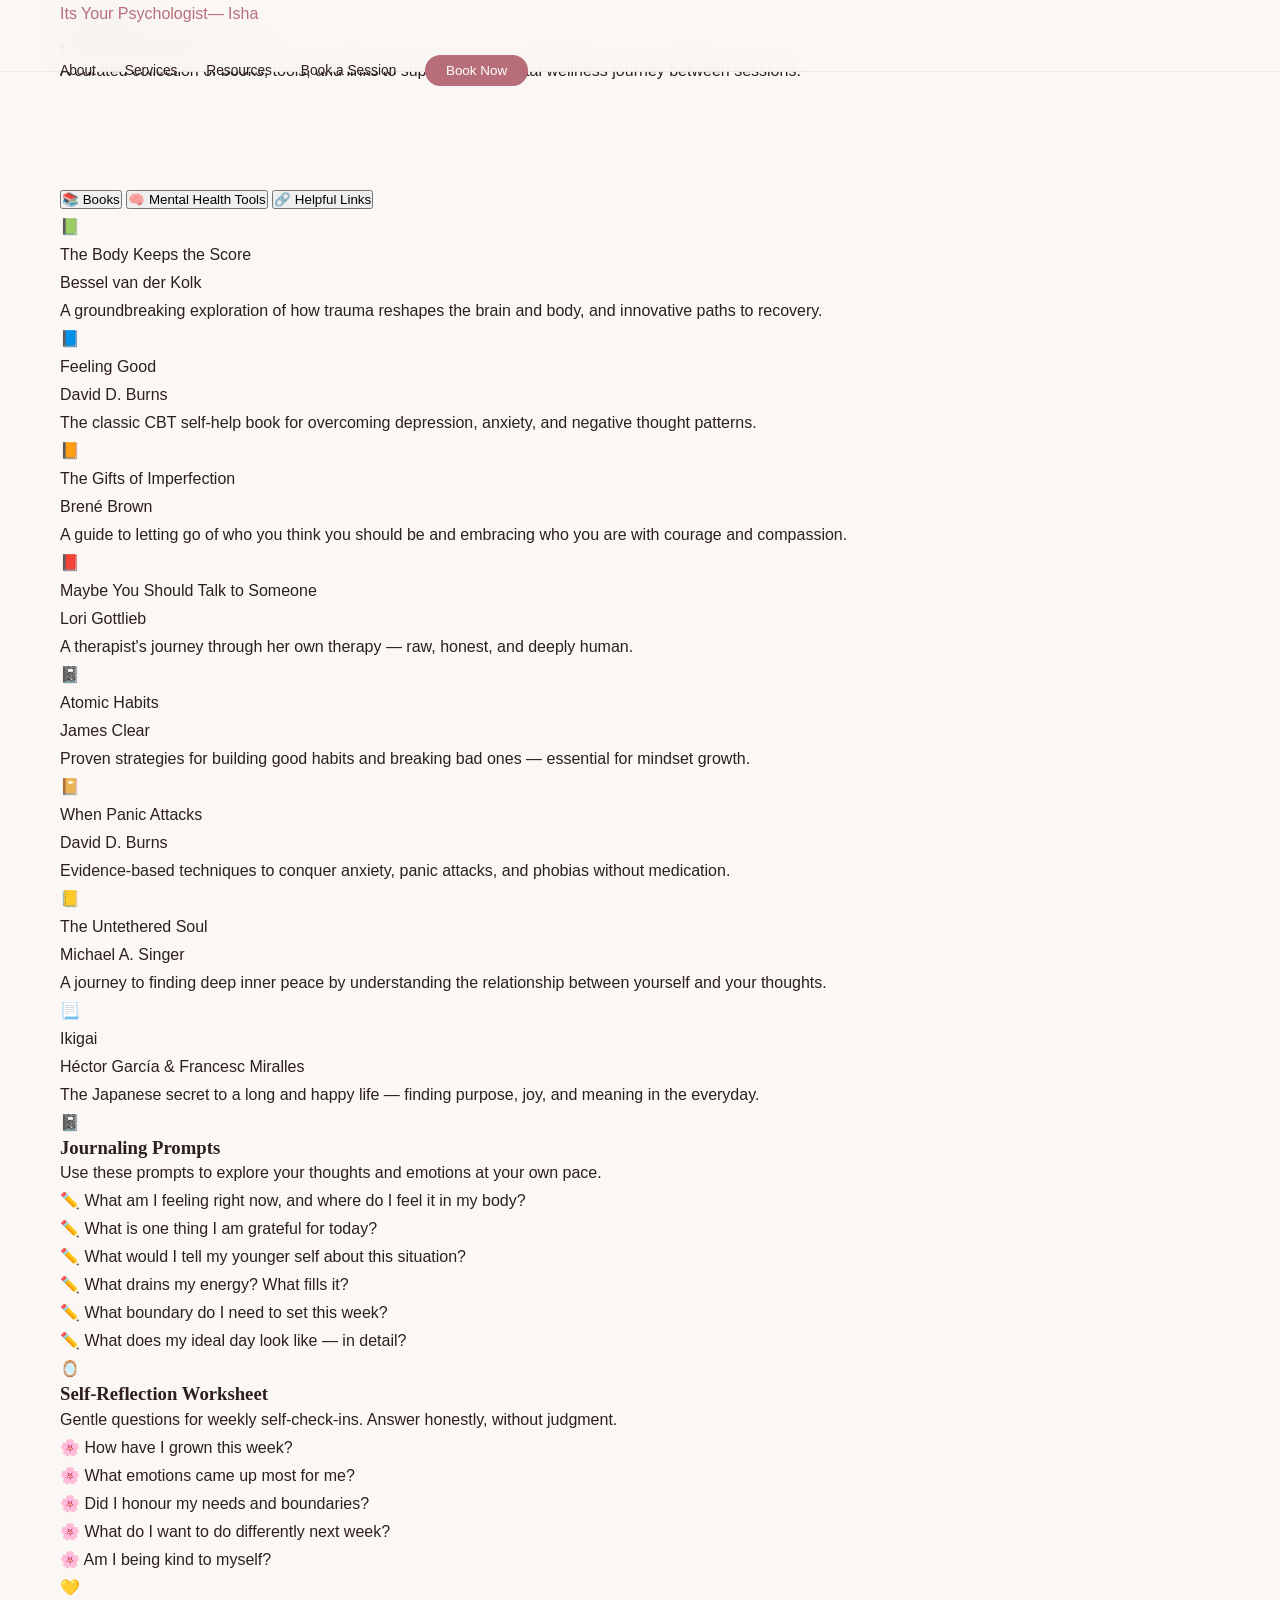
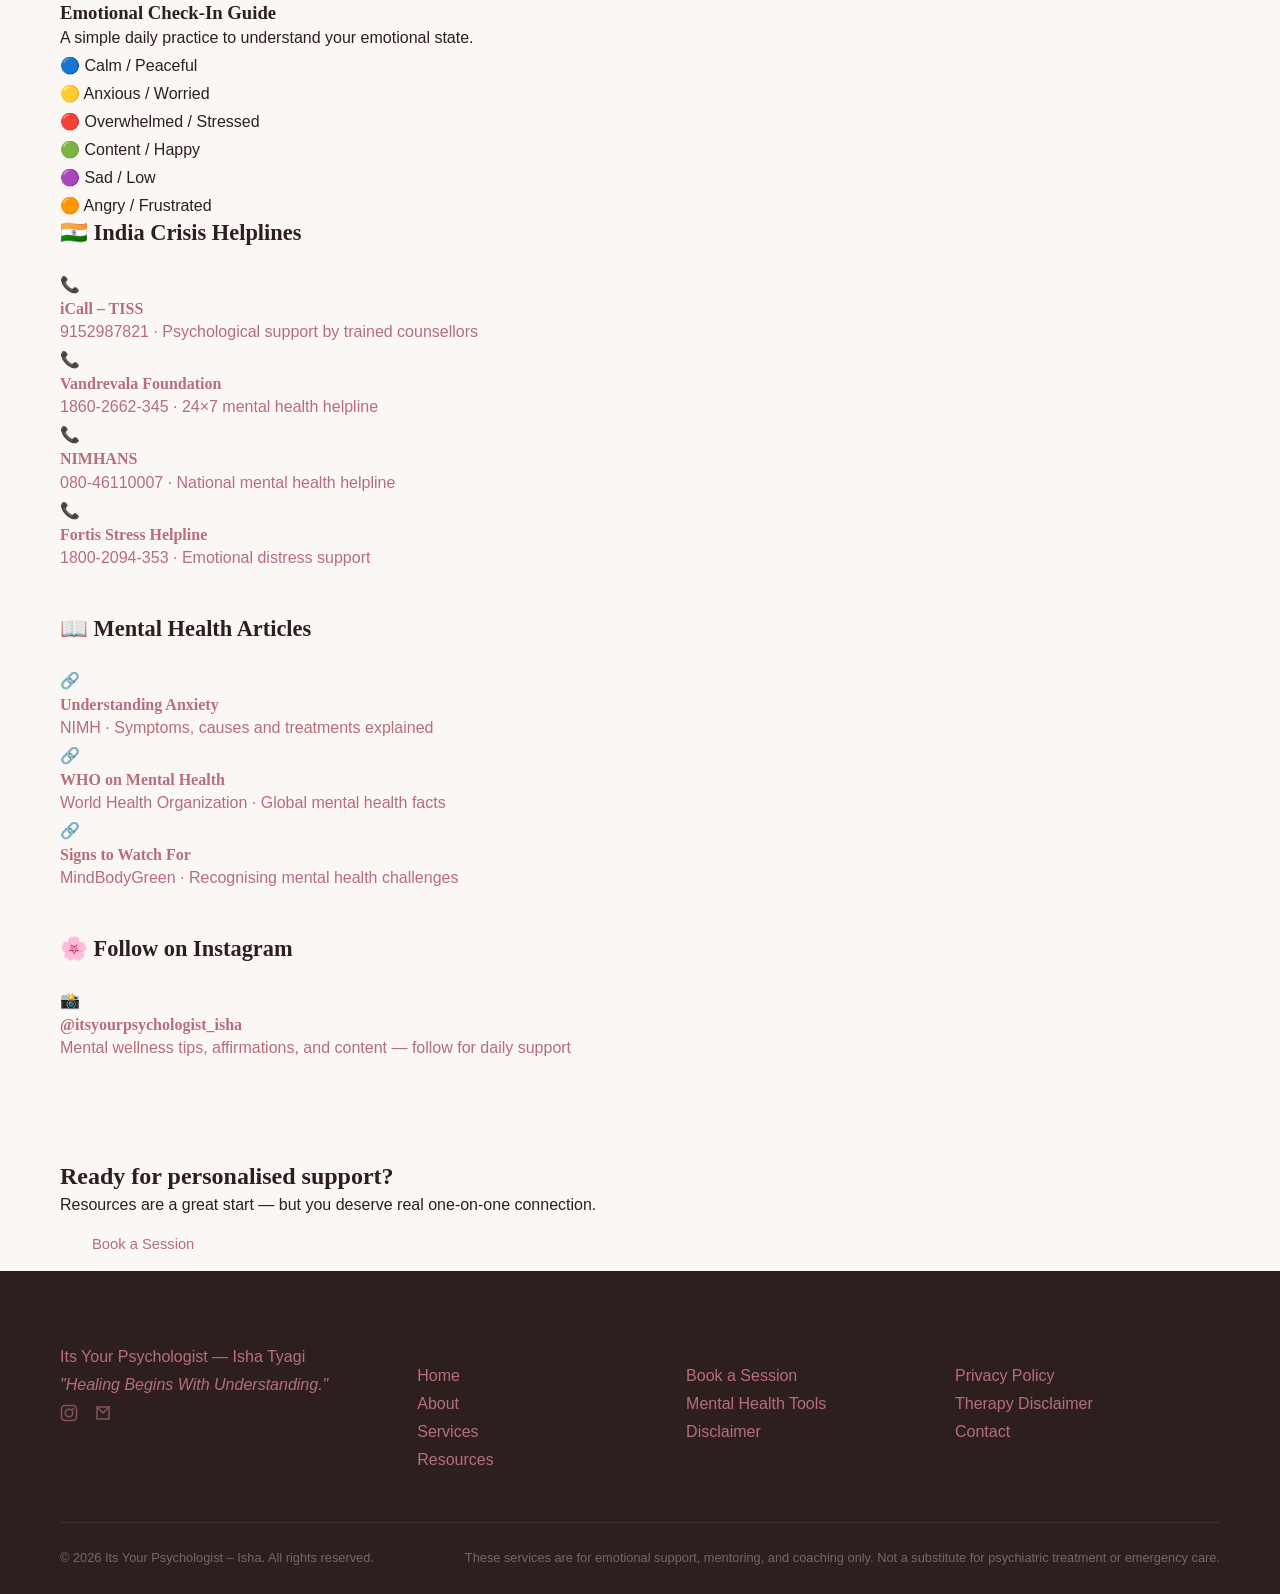
<file: resources.html>
<!DOCTYPE html>
<html lang="en">

<head>
    <meta charset="UTF-8" />
    <meta name="viewport" content="width=device-width, initial-scale=1.0" />
    <title>Mental Health Resources | Its Your Psychologist – Isha</title>
    <meta name="description"
        content="Curated books, mental health tools, journaling prompts, and helpful links including India crisis helplines." />
    <link rel="stylesheet" href="style.css" />
</head>

<body>

    <!-- NAVBAR -->
    <nav class="navbar" id="navbar">
        <div class="container nav-inner">
            <a href="index.html" class="nav-logo">
                <span class="nav-logo-top">Its Your Psychologist</span>
                <span class="nav-logo-sub">— Isha</span>
            </a>
            <button class="nav-toggle" id="navToggle" aria-label="Toggle menu">
                <span></span><span></span><span></span>
            </button>
            <ul class="nav-links" id="navLinks">
                <li><a href="about.html">About</a></li>
                <li><a href="services.html">Services</a></li>
                <li><a href="resources.html">Resources</a></li>
                <li><a href="booking.html">Book a Session</a></li>
                <li><a href="booking.html" class="nav-cta">Book Now</a></li>
            </ul>
        </div>
    </nav>

    <!-- PAGE HERO -->
    <section class="page-hero">
        <div class="container page-hero-inner">
            <span class="section-badge">Resources</span>
            <h1>Nourish Your <em>Mind</em></h1>
            <p>A curated collection of books, tools, and links to support your mental wellness journey between sessions.
            </p>
        </div>
    </section>

    <!-- TABS -->
    <section class="section">
        <div class="container">

            <div class="tab-nav fade-in">
                <button class="tab-btn active" data-tab="books">📚 Books</button>
                <button class="tab-btn" data-tab="tools">🧠 Mental Health Tools</button>
                <button class="tab-btn" data-tab="links">🔗 Helpful Links</button>
            </div>

            <!-- BOOKS -->
            <div class="tab-panel active" id="books">
                <div class="books-grid">

                    <div class="book-card fade-in">
                        <div class="book-emoji">📗</div>
                        <div class="book-title">The Body Keeps the Score</div>
                        <div class="book-author">Bessel van der Kolk</div>
                        <p class="book-desc">A groundbreaking exploration of how trauma reshapes the brain and body, and
                            innovative paths to recovery.</p>
                    </div>

                    <div class="book-card fade-in fade-in-delay-1">
                        <div class="book-emoji">📘</div>
                        <div class="book-title">Feeling Good</div>
                        <div class="book-author">David D. Burns</div>
                        <p class="book-desc">The classic CBT self-help book for overcoming depression, anxiety, and
                            negative thought patterns.</p>
                    </div>

                    <div class="book-card fade-in fade-in-delay-2">
                        <div class="book-emoji">📙</div>
                        <div class="book-title">The Gifts of Imperfection</div>
                        <div class="book-author">Brené Brown</div>
                        <p class="book-desc">A guide to letting go of who you think you should be and embracing who you
                            are with courage and compassion.</p>
                    </div>

                    <div class="book-card fade-in">
                        <div class="book-emoji">📕</div>
                        <div class="book-title">Maybe You Should Talk to Someone</div>
                        <div class="book-author">Lori Gottlieb</div>
                        <p class="book-desc">A therapist's journey through her own therapy — raw, honest, and deeply
                            human.</p>
                    </div>

                    <div class="book-card fade-in fade-in-delay-1">
                        <div class="book-emoji">📓</div>
                        <div class="book-title">Atomic Habits</div>
                        <div class="book-author">James Clear</div>
                        <p class="book-desc">Proven strategies for building good habits and breaking bad ones —
                            essential for mindset growth.</p>
                    </div>

                    <div class="book-card fade-in fade-in-delay-2">
                        <div class="book-emoji">📔</div>
                        <div class="book-title">When Panic Attacks</div>
                        <div class="book-author">David D. Burns</div>
                        <p class="book-desc">Evidence-based techniques to conquer anxiety, panic attacks, and phobias
                            without medication.</p>
                    </div>

                    <div class="book-card fade-in">
                        <div class="book-emoji">📒</div>
                        <div class="book-title">The Untethered Soul</div>
                        <div class="book-author">Michael A. Singer</div>
                        <p class="book-desc">A journey to finding deep inner peace by understanding the relationship
                            between yourself and your thoughts.</p>
                    </div>

                    <div class="book-card fade-in fade-in-delay-1">
                        <div class="book-emoji">📃</div>
                        <div class="book-title">Ikigai</div>
                        <div class="book-author">Héctor García &amp; Francesc Miralles</div>
                        <p class="book-desc">The Japanese secret to a long and happy life — finding purpose, joy, and
                            meaning in the everyday.</p>
                    </div>

                </div>
            </div>

            <!-- TOOLS -->
            <div class="tab-panel" id="tools">
                <div class="tools-grid">

                    <div class="tool-card fade-in">
                        <div class="tool-icon">📓</div>
                        <h3>Journaling Prompts</h3>
                        <p>Use these prompts to explore your thoughts and emotions at your own pace.</p>
                        <div class="tool-list">
                            <div class="tool-item">✏️ What am I feeling right now, and where do I feel it in my body?
                            </div>
                            <div class="tool-item">✏️ What is one thing I am grateful for today?</div>
                            <div class="tool-item">✏️ What would I tell my younger self about this situation?</div>
                            <div class="tool-item">✏️ What drains my energy? What fills it?</div>
                            <div class="tool-item">✏️ What boundary do I need to set this week?</div>
                            <div class="tool-item">✏️ What does my ideal day look like — in detail?</div>
                        </div>
                    </div>

                    <div class="tool-card fade-in fade-in-delay-1">
                        <div class="tool-icon">🪞</div>
                        <h3>Self-Reflection Worksheet</h3>
                        <p>Gentle questions for weekly self-check-ins. Answer honestly, without judgment.</p>
                        <div class="tool-list">
                            <div class="tool-item">🌸 How have I grown this week?</div>
                            <div class="tool-item">🌸 What emotions came up most for me?</div>
                            <div class="tool-item">🌸 Did I honour my needs and boundaries?</div>
                            <div class="tool-item">🌸 What do I want to do differently next week?</div>
                            <div class="tool-item">🌸 Am I being kind to myself?</div>
                        </div>
                    </div>

                    <div class="tool-card fade-in fade-in-delay-2">
                        <div class="tool-icon">💛</div>
                        <h3>Emotional Check-In Guide</h3>
                        <p>A simple daily practice to understand your emotional state.</p>
                        <div class="tool-list">
                            <div class="tool-item">🔵 Calm / Peaceful</div>
                            <div class="tool-item">🟡 Anxious / Worried</div>
                            <div class="tool-item">🔴 Overwhelmed / Stressed</div>
                            <div class="tool-item">🟢 Content / Happy</div>
                            <div class="tool-item">🟣 Sad / Low</div>
                            <div class="tool-item">🟠 Angry / Frustrated</div>
                        </div>
                    </div>

                </div>
            </div>

            <!-- HELPFUL LINKS -->
            <div class="tab-panel" id="links">
                <h3 class="section-heading" style="font-size: 1.4rem; margin-bottom: 24px;">🇮🇳 India Crisis Helplines
                </h3>
                <div class="links-grid" style="margin-bottom: 44px;">
                    <a class="link-card" href="tel:9152987821" rel="noopener">
                        <span class="link-icon">📞</span>
                        <div>
                            <h4>iCall – TISS</h4>
                            <p>9152987821 · Psychological support by trained counsellors</p>
                        </div>
                    </a>
                    <a class="link-card" href="tel:14416" rel="noopener">
                        <span class="link-icon">📞</span>
                        <div>
                            <h4>Vandrevala Foundation</h4>
                            <p>1860-2662-345 · 24×7 mental health helpline</p>
                        </div>
                    </a>
                    <a class="link-card" href="tel:9999666555" rel="noopener">
                        <span class="link-icon">📞</span>
                        <div>
                            <h4>NIMHANS</h4>
                            <p>080-46110007 · National mental health helpline</p>
                        </div>
                    </a>
                    <a class="link-card" href="tel:18002094353" rel="noopener">
                        <span class="link-icon">📞</span>
                        <div>
                            <h4>Fortis Stress Helpline</h4>
                            <p>1800-2094-353 · Emotional distress support</p>
                        </div>
                    </a>
                </div>

                <h3 class="section-heading" style="font-size: 1.4rem; margin-bottom: 24px;">📖 Mental Health Articles
                </h3>
                <div class="links-grid" style="margin-bottom: 44px;">
                    <a class="link-card" href="https://www.nimh.nih.gov/health/topics/anxiety-disorders" target="_blank"
                        rel="noopener">
                        <span class="link-icon">🔗</span>
                        <div>
                            <h4>Understanding Anxiety</h4>
                            <p>NIMH · Symptoms, causes and treatments explained</p>
                        </div>
                    </a>
                    <a class="link-card"
                        href="https://www.who.int/news-room/fact-sheets/detail/mental-health-strengthening-our-response"
                        target="_blank" rel="noopener">
                        <span class="link-icon">🔗</span>
                        <div>
                            <h4>WHO on Mental Health</h4>
                            <p>World Health Organization · Global mental health facts</p>
                        </div>
                    </a>
                    <a class="link-card"
                        href="https://www.mindbodygreen.com/0-8038/10-warning-signs-of-mental-illness.html"
                        target="_blank" rel="noopener">
                        <span class="link-icon">🔗</span>
                        <div>
                            <h4>Signs to Watch For</h4>
                            <p>MindBodyGreen · Recognising mental health challenges</p>
                        </div>
                    </a>
                </div>

                <h3 class="section-heading" style="font-size: 1.4rem; margin-bottom: 24px;">🌸 Follow on Instagram</h3>
                <div class="links-grid">
                    <a class="link-card" href="https://www.instagram.com/itsyourpsychologist_isha" target="_blank"
                        rel="noopener">
                        <span class="link-icon">📸</span>
                        <div>
                            <h4>@itsyourpsychologist_isha</h4>
                            <p>Mental wellness tips, affirmations, and content — follow for daily support</p>
                        </div>
                    </a>
                </div>
            </div>

        </div>
    </section>

    <!-- CTA BANNER -->
    <div class="cta-banner">
        <div class="container">
            <h2>Ready for personalised support?</h2>
            <p>Resources are a great start — but you deserve real one-on-one connection.</p>
            <a href="booking.html" class="btn">Book a Session</a>
        </div>
    </div>

    <!-- FOOTER -->
    <footer class="footer">
        <div class="container">
            <div class="footer-grid">
                <div class="footer-brand">
                    <a class="footer-logo" href="index.html">
                        <span class="footer-logo-top">Its Your Psychologist</span>
                        <span class="footer-logo-sub">— Isha Tyagi</span>
                    </a>
                    <p class="footer-tagline">"Healing Begins With Understanding."</p>
                    <div class="footer-socials">
                        <a href="https://www.instagram.com/itsyourpsychologist_isha" target="_blank" rel="noopener"
                            aria-label="Instagram" class="social-btn">
                            <svg width="18" height="18" viewBox="0 0 24 24" fill="none">
                                <rect x="2" y="2" width="20" height="20" rx="5" stroke="currentColor"
                                    stroke-width="2" />
                                <circle cx="12" cy="12" r="5" stroke="currentColor" stroke-width="2" />
                                <circle cx="17.5" cy="6.5" r="1.5" fill="currentColor" />
                            </svg>
                        </a>
                        <a href="mailto:isha@itsyourpsychologist.com" aria-label="Email" class="social-btn">
                            <svg width="18" height="18" viewBox="0 0 24 24" fill="none">
                                <path d="M4 4h16v16H4z" stroke="currentColor" stroke-width="2" stroke-linecap="round" />
                                <path d="M4 4l8 8 8-8" stroke="currentColor" stroke-width="2" stroke-linecap="round"
                                    stroke-linejoin="round" />
                            </svg>
                        </a>
                    </div>
                </div>
                <div class="footer-col">
                    <h4>Navigate</h4>
                    <ul>
                        <li><a href="index.html">Home</a></li>
                        <li><a href="about.html">About</a></li>
                        <li><a href="services.html">Services</a></li>
                        <li><a href="resources.html">Resources</a></li>
                    </ul>
                </div>
                <div class="footer-col">
                    <h4>Support</h4>
                    <ul>
                        <li><a href="booking.html">Book a Session</a></li>
                        <li><a href="resources.html">Mental Health Tools</a></li>
                        <li><a href="disclaimer.html">Disclaimer</a></li>
                    </ul>
                </div>
                <div class="footer-col">
                    <h4>Legal</h4>
                    <ul>
                        <li><a href="privacy.html">Privacy Policy</a></li>
                        <li><a href="disclaimer.html">Therapy Disclaimer</a></li>
                        <li><a href="mailto:isha@itsyourpsychologist.com">Contact</a></li>
                    </ul>
                </div>
            </div>
            <div class="footer-bottom">
                <p class="footer-copy">© 2026 Its Your Psychologist – Isha. All rights reserved.</p>
                <p class="footer-disclaimer">These services are for emotional support, mentoring, and coaching only. Not
                    a substitute for psychiatric treatment or emergency care.</p>
            </div>
        </div>
    </footer>

    <script src="script.js"></script>
</body>

</html>
</file>
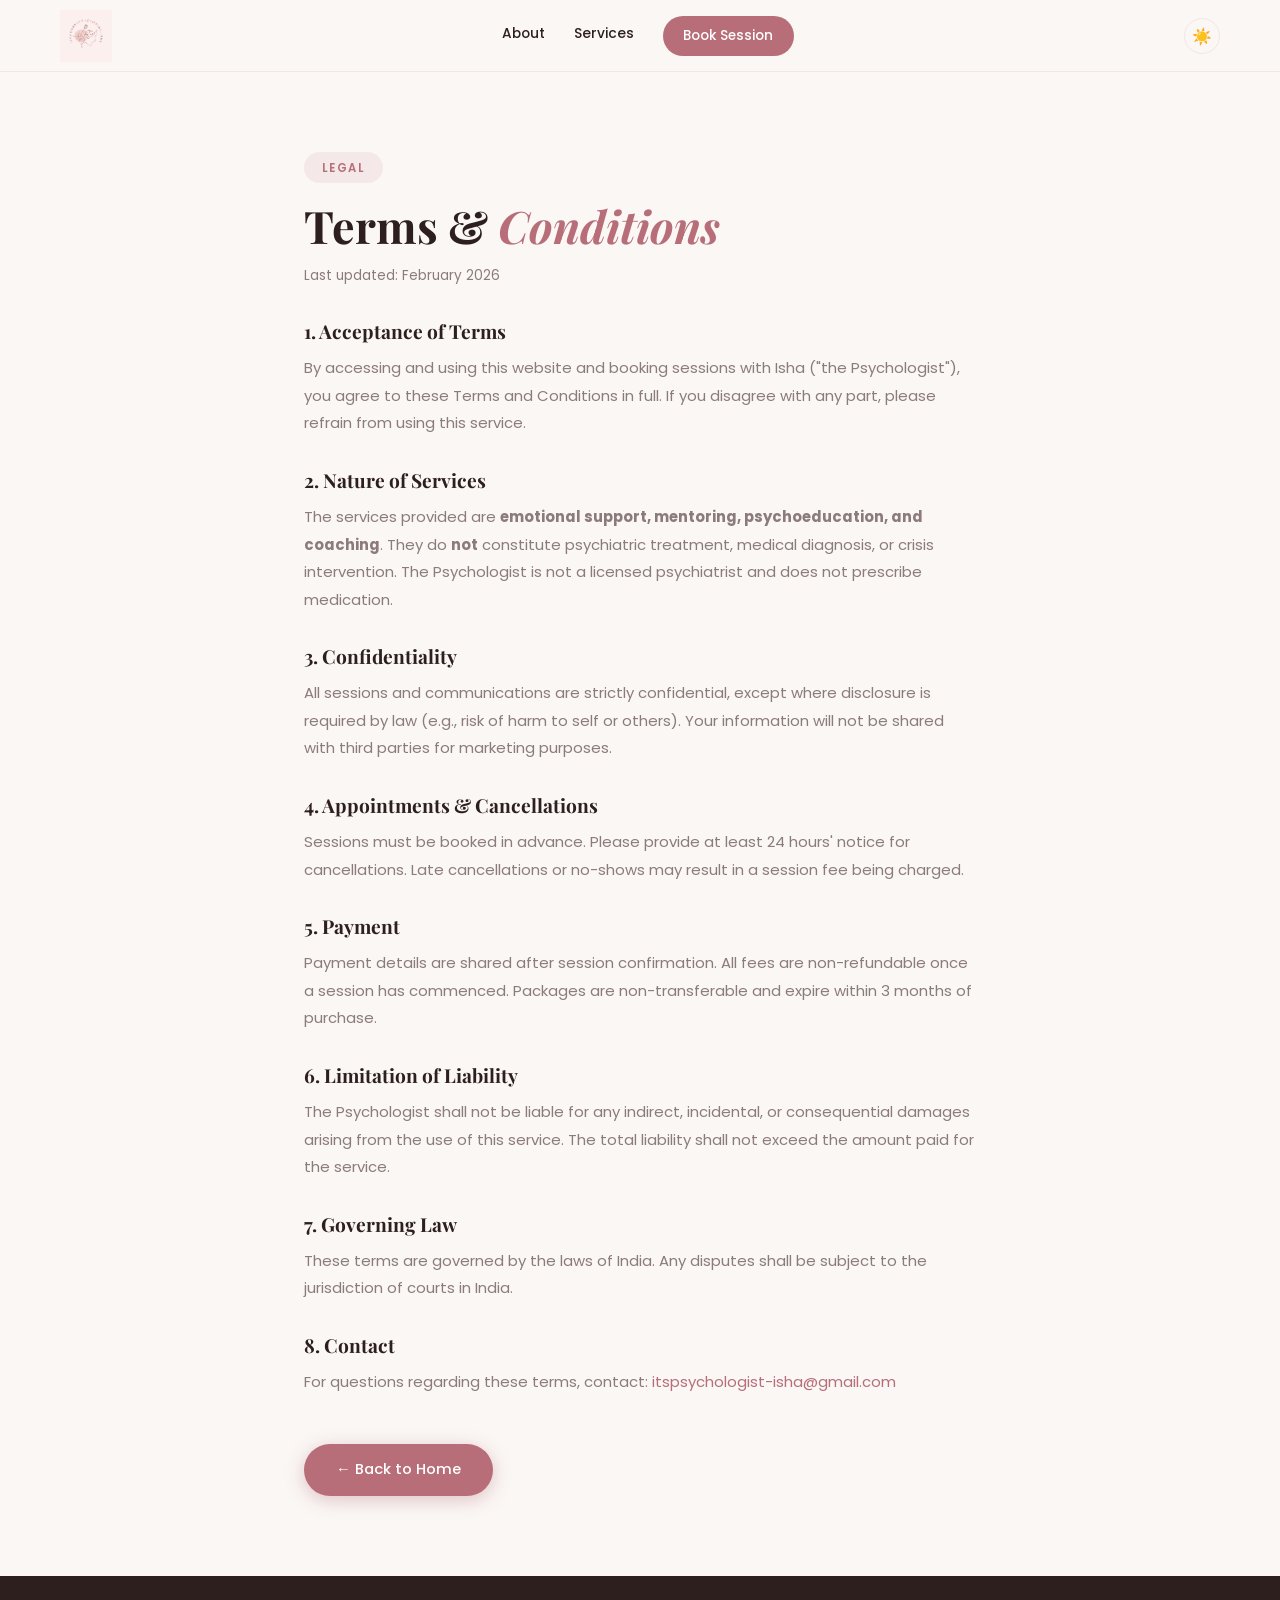
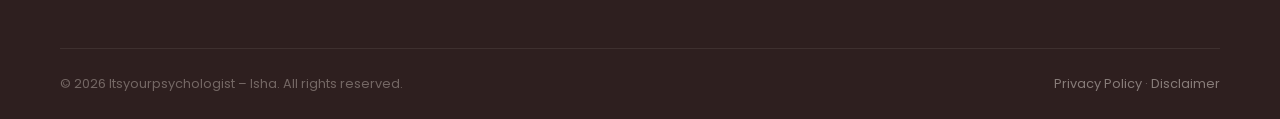
<file: terms.html>
<!DOCTYPE html>
<html lang="en" data-theme="light">

<head>
    <meta charset="UTF-8" />
    <meta name="viewport" content="width=device-width, initial-scale=1.0" />
    <title>Terms & Conditions – Itsyourpsychologist Isha</title>
    <link rel="preconnect" href="https://fonts.googleapis.com" />
    <link rel="preconnect" href="https://fonts.gstatic.com" crossorigin />
    <link
        href="https://fonts.googleapis.com/css2?family=Playfair+Display:ital,wght@0,400;0,600;0,700;1,400&family=Poppins:wght@300;400;500;600&display=swap"
        rel="stylesheet" />
    <link rel="stylesheet" href="style.css" />
</head>

<body>
    <header class="navbar" id="navbar">
        <div class="nav-container">
            <a href="index.html" class="nav-logo" aria-label="Home">
                <img src="logo.png" alt="Isha Logo" class="nav-logo-img" />
            </a>
            <nav class="nav-links" id="navLinks">
                <a href="index.html#about">About</a>
                <a href="index.html#services">Services</a>
                <a href="index.html#booking" class="nav-cta">Book Session</a>
            </nav>
            <div class="nav-extras">
                <button class="dark-toggle" id="darkToggle" aria-label="Toggle dark mode">
                    <span class="icon-sun">☀️</span><span class="icon-moon">🌙</span>
                </button>
                <button class="hamburger" id="hamburger"
                    aria-label="Toggle menu"><span></span><span></span><span></span></button>
            </div>
        </div>
    </header>

    <main style="padding-top:var(--nav-h)">
        <section class="section" style="max-width:800px;margin:0 auto;padding:80px 5%">
            <div class="section-label">Legal</div>
            <h1 class="section-title">Terms & <em>Conditions</em></h1>
            <p style="color:var(--warm-gray);font-size:.85rem;margin-bottom:2rem">Last updated: February 2026</p>

            <div
                style="display:flex;flex-direction:column;gap:2rem;color:var(--warm-gray);font-size:.93rem;line-height:1.85">
                <div>
                    <h2 style="font-size:1.2rem;color:var(--dark);margin-bottom:.7rem">1. Acceptance of Terms</h2>
                    <p>By accessing and using this website and booking sessions with Isha ("the Psychologist"), you
                        agree to these Terms and Conditions in full. If you disagree with any part, please refrain from
                        using this service.</p>
                </div>
                <div>
                    <h2 style="font-size:1.2rem;color:var(--dark);margin-bottom:.7rem">2. Nature of Services</h2>
                    <p>The services provided are <strong>emotional support, mentoring, psychoeducation, and
                            coaching</strong>. They do <strong>not</strong> constitute psychiatric treatment, medical
                        diagnosis, or crisis intervention. The Psychologist is not a licensed psychiatrist and does not
                        prescribe medication.</p>
                </div>
                <div>
                    <h2 style="font-size:1.2rem;color:var(--dark);margin-bottom:.7rem">3. Confidentiality</h2>
                    <p>All sessions and communications are strictly confidential, except where disclosure is required by
                        law (e.g., risk of harm to self or others). Your information will not be shared with third
                        parties for marketing purposes.</p>
                </div>
                <div>
                    <h2 style="font-size:1.2rem;color:var(--dark);margin-bottom:.7rem">4. Appointments & Cancellations
                    </h2>
                    <p>Sessions must be booked in advance. Please provide at least 24 hours' notice for cancellations.
                        Late cancellations or no-shows may result in a session fee being charged.</p>
                </div>
                <div>
                    <h2 style="font-size:1.2rem;color:var(--dark);margin-bottom:.7rem">5. Payment</h2>
                    <p>Payment details are shared after session confirmation. All fees are non-refundable once a session
                        has commenced. Packages are non-transferable and expire within 3 months of purchase.</p>
                </div>
                <div>
                    <h2 style="font-size:1.2rem;color:var(--dark);margin-bottom:.7rem">6. Limitation of Liability</h2>
                    <p>The Psychologist shall not be liable for any indirect, incidental, or consequential damages
                        arising from the use of this service. The total liability shall not exceed the amount paid for
                        the service.</p>
                </div>
                <div>
                    <h2 style="font-size:1.2rem;color:var(--dark);margin-bottom:.7rem">7. Governing Law</h2>
                    <p>These terms are governed by the laws of India. Any disputes shall be subject to the jurisdiction
                        of courts in India.</p>
                </div>
                <div>
                    <h2 style="font-size:1.2rem;color:var(--dark);margin-bottom:.7rem">8. Contact</h2>
                    <p>For questions regarding these terms, contact: <a
                            href="mailto:itspsychologist-isha@gmail.com">itspsychologist-isha@gmail.com</a></p>
                </div>
            </div>

            <a href="index.html" class="btn btn-primary" style="margin-top:3rem">← Back to Home</a>
        </section>
    </main>

    <footer class="footer">
        <div class="container">
            <div class="footer-bottom">
                <p>© 2026 Itsyourpsychologist – Isha. All rights reserved.</p>
                <p><a href="privacy.html" style="color:rgba(245,237,230,.45)">Privacy Policy</a> · <a
                        href="index.html#disclaimer" style="color:rgba(245,237,230,.45)">Disclaimer</a></p>
            </div>
        </div>
    </footer>
    <script src="script.js"></script>
</body>

</html>
</file>
<file: style.css>
/* ═══════════════════════════════════════════════════
   ITSYOURPSYCHOLOGIST – ISHA
   Antigravity Mindspace  |  style.css v4.0
   ═══════════════════════════════════════════════════ */

/* ── TOKENS ── */
:root {
  --rose: #B76E79;
  --rose-dark: #9a5561;
  --rose-deeper: #7A4E57;
  --blush: #E8B7B1;
  --beige: #F5EDE6;
  --soft-white: #FAF7F5;
  --warm-gray: #8C7B7B;
  --dark: #2E1F1F;
  --card-bg: #FFFFFF;
  --border: rgba(183, 110, 121, .12);
  --shadow-sm: 0 2px 12px rgba(183, 110, 121, .09);
  --shadow-md: 0 8px 32px rgba(183, 110, 121, .14);
  --shadow-lg: 0 18px 60px rgba(183, 110, 121, .20);
  --radius-sm: 10px;
  --radius-md: 20px;
  --radius-lg: 32px;
  --transition: .3s ease;
  --nav-h: 72px;
}

[data-theme="dark"] {
  --soft-white: #1a1014;
  --beige: #231519;
  --card-bg: #2a1820;
  --dark: #F5EDE6;
  --warm-gray: #c4a9a9;
  --border: rgba(232, 183, 177, .10);
  --shadow-sm: 0 2px 12px rgba(0, 0, 0, .30);
  --shadow-md: 0 8px 32px rgba(0, 0, 0, .40);
  --shadow-lg: 0 18px 60px rgba(0, 0, 0, .50);
}

/* ── RESET ── */
*,
*::before,
*::after {
  margin: 0;
  padding: 0;
  box-sizing: border-box;
}

html {
  scroll-behavior: smooth;
  font-size: 16px;
}

body {
  font-family: 'Poppins', sans-serif;
  background: var(--soft-white);
  color: var(--dark);
  line-height: 1.75;
  overflow-x: hidden;
  transition: background .4s, color .4s;
}

h1,
h2,
h3,
h4,
h5 {
  font-family: 'Playfair Display', serif;
  line-height: 1.2;
}

em {
  font-style: italic;
  color: var(--rose);
}

a {
  color: var(--rose);
  text-decoration: none;
  transition: color var(--transition);
}

a:hover {
  color: var(--rose-dark);
}

img,
svg {
  display: block;
  max-width: 100%;
}

ul {
  list-style: none;
}

/* ── CONTAINER & SECTIONS ── */
.container {
  width: min(1160px, 92%);
  margin: 0 auto;
}

.section {
  padding: 100px 0;
}

.section-label {
  display: inline-block;
  background: rgba(183, 110, 121, .1);
  color: var(--rose);
  font-size: .72rem;
  font-weight: 600;
  letter-spacing: .14em;
  text-transform: uppercase;
  padding: .35rem 1.1rem;
  border-radius: 50px;
  margin-bottom: 1rem;
}

.section-title {
  font-size: clamp(1.9rem, 4vw, 2.8rem);
  margin-bottom: .7rem;
}

.section-sub {
  color: var(--warm-gray);
  font-size: .97rem;
  max-width: 580px;
  margin-bottom: 3rem;
}

/* ── BUTTONS ── */
.btn {
  display: inline-flex;
  align-items: center;
  gap: .5rem;
  padding: .82rem 2rem;
  border-radius: 50px;
  font-family: 'Poppins', sans-serif;
  font-size: .92rem;
  font-weight: 500;
  cursor: pointer;
  border: none;
  text-decoration: none;
  transition: all var(--transition);
  white-space: nowrap;
}

.btn-primary {
  background: var(--rose);
  color: #fff;
  box-shadow: 0 4px 18px rgba(183, 110, 121, .38);
}

.btn-primary:hover {
  background: var(--rose-dark);
  color: #fff;
  transform: translateY(-3px);
  box-shadow: 0 8px 28px rgba(183, 110, 121, .48);
}

.btn-outline {
  background: transparent;
  color: var(--rose);
  border: 1.5px solid var(--rose);
}

.btn-outline:hover {
  background: var(--rose);
  color: #fff;
  transform: translateY(-3px);
}

.btn-light {
  background: #fff;
  color: var(--rose);
}

.btn-light:hover {
  background: var(--beige);
  color: var(--rose);
  transform: translateY(-3px);
}

.btn-whatsapp {
  background: #25D366;
  color: #fff;
  box-shadow: 0 4px 18px rgba(37, 211, 102, .35);
}

.btn-whatsapp:hover {
  background: #1ebe5d;
  color: #fff;
  transform: translateY(-3px);
}

.btn-insta {
  background: linear-gradient(135deg, #e1306c, #833ab4, #fd1d1d);
  color: #fff;
  box-shadow: 0 4px 20px rgba(225, 48, 108, .35);
}

.btn-insta:hover {
  transform: translateY(-3px);
  box-shadow: 0 8px 32px rgba(225, 48, 108, .45);
}

.glow-btn {
  animation: glowPulse 3s ease-in-out infinite;
}

@keyframes glowPulse {

  0%,
  100% {
    box-shadow: 0 4px 18px rgba(183, 110, 121, .38);
  }

  50% {
    box-shadow: 0 4px 32px rgba(183, 110, 121, .70);
  }
}

/* ── COOKIE BAR ── */
.cookie-bar {
  position: fixed;
  bottom: 0;
  left: 0;
  right: 0;
  z-index: 9999;
  background: var(--card-bg);
  border-top: 1px solid var(--border);
  padding: .9rem 2rem;
  display: flex;
  align-items: center;
  justify-content: center;
  gap: 1.5rem;
  flex-wrap: wrap;
  box-shadow: 0 -4px 20px rgba(0, 0, 0, .08);
  transform: translateY(100%);
  transition: transform .4s ease;
}

.cookie-bar.show {
  transform: translateY(0);
}

.cookie-bar p {
  font-size: .84rem;
  color: var(--warm-gray);
}

.btn-cookie-accept {
  background: var(--rose);
  color: #fff;
  border: none;
  border-radius: 50px;
  padding: .5rem 1.4rem;
  font-size: .82rem;
  font-weight: 600;
  cursor: pointer;
  transition: background var(--transition);
}

.btn-cookie-accept:hover {
  background: var(--rose-dark);
}

/* ── NAVBAR ── */
.navbar {
  position: fixed;
  top: 0;
  left: 0;
  right: 0;
  z-index: 1000;
  background: rgba(250, 247, 245, .92);
  backdrop-filter: blur(18px);
  -webkit-backdrop-filter: blur(18px);
  border-bottom: 1px solid var(--border);
  transition: box-shadow var(--transition), background .4s;
  height: var(--nav-h);
}

[data-theme="dark"] .navbar {
  background: rgba(26, 16, 20, .92);
}

.navbar.scrolled {
  box-shadow: var(--shadow-md);
}

.nav-container {
  display: flex;
  align-items: center;
  justify-content: space-between;
  height: var(--nav-h);
  width: min(1160px, 92%);
  margin: 0 auto;
}

.nav-logo {
  display: flex;
  align-items: center;
  text-decoration: none;
}

.nav-logo-img {
  height: 52px;
  width: auto;
  object-fit: contain;
}

.nav-links {
  display: flex;
  align-items: center;
  gap: 1.8rem;
}

.nav-links a {
  font-size: .86rem;
  font-weight: 500;
  color: var(--dark);
  position: relative;
  padding-bottom: 3px;
  transition: color var(--transition);
}

.nav-links a::after {
  content: '';
  position: absolute;
  bottom: 0;
  left: 0;
  width: 0;
  height: 1.5px;
  background: var(--rose);
  transition: width var(--transition);
}

.nav-links a:hover {
  color: var(--rose);
}

.nav-links a:hover::after,
.nav-links a.active::after {
  width: 100%;
}

.nav-links a.nav-cta {
  background: var(--rose);
  color: #fff;
  padding: .5rem 1.3rem;
  border-radius: 50px;
  font-size: .84rem;
  transition: all var(--transition);
}

.nav-links a.nav-cta::after {
  display: none;
}

.nav-links a.nav-cta:hover {
  background: var(--rose-dark);
  color: #fff;
  transform: translateY(-2px);
}

.nav-extras {
  display: flex;
  align-items: center;
  gap: .8rem;
}

.dark-toggle {
  background: none;
  border: 1.5px solid var(--border);
  border-radius: 50%;
  width: 36px;
  height: 36px;
  cursor: pointer;
  display: flex;
  align-items: center;
  justify-content: center;
  font-size: 1rem;
  transition: all var(--transition);
}

.dark-toggle:hover {
  border-color: var(--rose);
  background: rgba(183, 110, 121, .08);
}

[data-theme="light"] .icon-moon {
  display: none;
}

[data-theme="dark"] .icon-sun {
  display: none;
}

.hamburger {
  display: none;
  flex-direction: column;
  gap: 5px;
  background: none;
  border: none;
  cursor: pointer;
  padding: 4px;
}

.hamburger span {
  display: block;
  width: 22px;
  height: 2px;
  background: var(--rose);
  border-radius: 2px;
  transition: all .3s;
}

.hamburger.open span:nth-child(1) {
  transform: translateY(7px) rotate(45deg);
}

.hamburger.open span:nth-child(2) {
  opacity: 0;
}

.hamburger.open span:nth-child(3) {
  transform: translateY(-7px) rotate(-45deg);
}

/* ── SCROLL REVEAL ── */
.reveal {
  opacity: 0;
  transform: translateY(28px);
  transition: opacity .65s ease, transform .65s ease;
}

.reveal.visible {
  opacity: 1;
  transform: translateY(0);
}

.reveal.delay-1 {
  transition-delay: .1s;
}

.reveal.delay-2 {
  transition-delay: .2s;
}

/* ── HERO ── */
.hero {
  min-height: 100vh;
  position: relative;
  overflow: hidden;
  display: flex;
  align-items: center;
  background: linear-gradient(135deg, var(--soft-white) 0%, #fdf0eb 55%, var(--beige) 100%);
  padding-top: var(--nav-h);
}

#particleCanvas {
  position: absolute;
  inset: 0;
  width: 100%;
  height: 100%;
  pointer-events: none;
  z-index: 0;
}

.hero-inner {
  position: relative;
  z-index: 1;
  width: min(1160px, 92%);
  margin: 0 auto;
  display: flex;
  align-items: center;
  justify-content: space-between;
  gap: 3rem;
  padding: 60px 0;
}

.hero-content {
  max-width: 560px;
}

.hero-badge {
  display: inline-block;
  background: rgba(183, 110, 121, .12);
  color: var(--rose);
  font-size: .8rem;
  font-weight: 600;
  letter-spacing: .1em;
  padding: .4rem 1.2rem;
  border-radius: 50px;
  border: 1px solid rgba(183, 110, 121, .2);
  margin-bottom: 1.4rem;
}

.hero-headline {
  font-size: clamp(2.4rem, 5.5vw, 4rem);
  line-height: 1.12;
  margin-bottom: 1.3rem;
  color: var(--dark);
}

.hero-sub {
  color: var(--warm-gray);
  font-size: 1.05rem;
  line-height: 1.85;
  margin-bottom: 2.2rem;
}

.hero-actions {
  display: flex;
  flex-wrap: wrap;
  gap: 1rem;
  margin-bottom: 2.8rem;
}

.hero-social-proof {
  display: flex;
  align-items: center;
  gap: 1.8rem;
  padding: 1.2rem 1.8rem;
  background: var(--card-bg);
  border-radius: var(--radius-md);
  box-shadow: var(--shadow-sm);
  border: 1px solid var(--border);
  width: fit-content;
}

.proof-item {
  display: flex;
  flex-direction: column;
  align-items: center;
}

.proof-num {
  font-family: 'Playfair Display', serif;
  font-size: 1.4rem;
  color: var(--rose);
  font-weight: 700;
  line-height: 1;
}

.proof-label {
  font-size: .7rem;
  color: var(--warm-gray);
  margin-top: .2rem;
  text-align: center;
}

.proof-divider {
  width: 1px;
  height: 40px;
  background: var(--border);
}

.hero-visual {
  flex-shrink: 0;
  z-index: 1;
}

.hero-logo-wrap {
  position: relative;
  display: flex;
  align-items: center;
  justify-content: center;
}

.hero-logo-img {
  width: clamp(240px, 32vw, 380px);
  height: clamp(240px, 32vw, 380px);
  object-fit: contain;
  border-radius: 50%;
  animation: floatHero 7s ease-in-out infinite;
  filter: drop-shadow(0 20px 60px rgba(183, 110, 121, .3));
}

@keyframes floatHero {

  0%,
  100% {
    transform: translateY(0) rotate(0deg);
  }

  50% {
    transform: translateY(-18px) rotate(2deg);
  }
}

.hero-ring {
  position: absolute;
  border-radius: 50%;
  border: 1px solid rgba(183, 110, 121, .2);
  animation: ringPulse 4s ease-in-out infinite;
}

.ring1 {
  width: 110%;
  height: 110%;
  animation-delay: 0s;
}

.ring2 {
  width: 125%;
  height: 125%;
  animation-delay: .8s;
  border-style: dashed;
}

@keyframes ringPulse {

  0%,
  100% {
    opacity: .4;
    transform: scale(1);
  }

  50% {
    opacity: .15;
    transform: scale(1.04);
  }
}

.hero-scroll-hint {
  position: absolute;
  bottom: 28px;
  left: 50%;
  transform: translateX(-50%);
  display: flex;
  flex-direction: column;
  align-items: center;
  gap: 5px;
}

.hero-scroll-hint span {
  display: block;
  width: 6px;
  height: 6px;
  border-radius: 50%;
  background: var(--rose);
  opacity: .4;
  animation: dotBounce 1.6s ease-in-out infinite;
}

.hero-scroll-hint span:nth-child(2) {
  animation-delay: .2s;
}

.hero-scroll-hint span:nth-child(3) {
  animation-delay: .4s;
}

@keyframes dotBounce {

  0%,
  100% {
    transform: translateY(0);
    opacity: .4;
  }

  50% {
    transform: translateY(-8px);
    opacity: 1;
  }
}

/* Fade-up animations */
.animate-fade-up {
  opacity: 0;
  transform: translateY(24px);
  animation: fadeUp .8s ease forwards;
}

.delay-1 {
  animation-delay: .15s;
}

.delay-2 {
  animation-delay: .3s;
}

.delay-3 {
  animation-delay: .45s;
}

.delay-4 {
  animation-delay: .6s;
}

@keyframes fadeUp {
  to {
    opacity: 1;
    transform: translateY(0);
  }
}

.animate-float {
  animation: floatHero 7s ease-in-out infinite;
}

/* ── ABOUT ── */
.about-section {
  background: var(--soft-white);
}

.about-grid {
  display: grid;
  grid-template-columns: 1fr 1.7fr;
  gap: 5rem;
  align-items: center;
  margin-top: 2rem;
}

.about-visual {
  position: relative;
  text-align: center;
}

.about-img-frame {
  width: 280px;
  height: 280px;
  border-radius: 50%;
  background: var(--beige);
  display: flex;
  align-items: center;
  justify-content: center;
  margin: 0 auto;
  overflow: hidden;
  box-shadow: var(--shadow-lg);
  border: 3px solid rgba(183, 110, 121, .15);
}

.about-logo-display {
  width: 100%;
  height: 100%;
  object-fit: contain;
}

.about-photo {
  object-fit: cover;
}

.about-badge {
  display: inline-flex;
  align-items: center;
  gap: .5rem;
  background: var(--card-bg);
  color: var(--rose);
  border-radius: 50px;
  padding: .65rem 1.5rem;
  font-size: .82rem;
  font-weight: 600;
  box-shadow: var(--shadow-md);
  margin-top: 1.5rem;
  border: 1px solid var(--border);
  white-space: nowrap;
}

.about-credentials {
  display: flex;
  flex-direction: column;
  gap: .6rem;
  margin-top: 1.2rem;
}

.cred-item {
  display: flex;
  align-items: center;
  gap: .6rem;
  font-size: .83rem;
  color: var(--warm-gray);
  background: var(--card-bg);
  padding: .55rem 1rem;
  border-radius: var(--radius-sm);
  box-shadow: var(--shadow-sm);
  border: 1px solid var(--border);
}

.about-content {
  padding-top: .5rem;
}

.about-mission,
.about-vision {
  background: rgba(183, 110, 121, .06);
  border-left: 3px solid var(--rose);
  padding: .8rem 1.2rem;
  border-radius: 0 var(--radius-sm) var(--radius-sm) 0;
  margin-bottom: 1rem;
  font-size: .9rem;
  color: var(--warm-gray);
}

.about-content p {
  color: var(--warm-gray);
  margin-bottom: .9rem;
}

.about-list {
  margin: .5rem 0 1rem;
  display: flex;
  flex-direction: column;
  gap: .5rem;
}

.about-list li {
  display: flex;
  align-items: center;
  gap: .8rem;
  font-size: .92rem;
  color: var(--dark);
  padding: .5rem .8rem;
  border-radius: var(--radius-sm);
  background: var(--card-bg);
  border: 1px solid var(--border);
  box-shadow: var(--shadow-sm);
  transition: transform var(--transition), box-shadow var(--transition);
}

.about-list li:hover {
  transform: translateX(4px);
  box-shadow: var(--shadow-md);
}

.about-closing {
  color: var(--rose) !important;
  font-size: .95rem;
}

/* ── SERVICES ── */
.services-section {
  background: linear-gradient(180deg, var(--beige) 0%, #fdf0eb 100%);
}

.services-grid {
  display: grid;
  grid-template-columns: repeat(3, 1fr);
  gap: 1.8rem;
  margin-top: 1rem;
}

.service-card {
  background: var(--card-bg);
  border-radius: var(--radius-md);
  padding: 2.2rem 1.8rem;
  box-shadow: var(--shadow-sm);
  border: 1px solid var(--border);
  transition: all var(--transition);
  position: relative;
  display: flex;
  flex-direction: column;
  gap: 1rem;
}

.service-card:hover {
  transform: translateY(-10px);
  box-shadow: var(--shadow-lg);
  border-color: rgba(183, 110, 121, .25);
}

.service-card.featured {
  background: linear-gradient(145deg, var(--rose), var(--rose-deeper));
  color: #fff;
  border-color: var(--rose);
  box-shadow: 0 16px 48px rgba(183, 110, 121, .45);
  grid-column: span 3;
  display: grid;
  grid-template-columns: auto 1fr auto;
  grid-template-rows: auto auto;
  align-items: center;
  gap: .5rem 2rem;
}

.featured-tag {
  position: absolute;
  top: -14px;
  left: 50%;
  transform: translateX(-50%);
  background: var(--dark);
  color: #fff;
  font-size: .7rem;
  font-weight: 600;
  letter-spacing: .08em;
  text-transform: uppercase;
  padding: .3rem 1.2rem;
  border-radius: 50px;
  white-space: nowrap;
}

.service-card.featured .featured-tag {
  position: static;
  transform: none;
  left: auto;
  top: auto;
}

.service-card.featured h3,
.service-card.featured .service-desc {
  color: rgba(255, 255, 255, .95);
}

.service-card.featured .service-meta span {
  color: rgba(255, 255, 255, .8);
}

.service-icon-wrap {
  font-size: 2.2rem;
  line-height: 1;
}

.service-card h3 {
  font-size: 1.22rem;
  color: var(--dark);
}

.service-desc {
  font-size: .88rem;
  color: var(--warm-gray);
  flex: 1;
}

.service-meta {
  display: flex;
  gap: 1rem;
  flex-wrap: wrap;
}

.service-meta span {
  font-size: .78rem;
  color: var(--warm-gray);
  background: rgba(183, 110, 121, .07);
  padding: .25rem .7rem;
  border-radius: 50px;
}

.service-btn {
  width: 100%;
  justify-content: center;
  margin-top: .5rem;
}

/* ── RESOURCES ── */
.resources-section {
  background: var(--soft-white);
}

.resources-grid {
  display: grid;
  grid-template-columns: repeat(3, 1fr);
  gap: 1.8rem;
  margin-top: 1rem;
}

.resource-card {
  background: var(--card-bg);
  border-radius: var(--radius-md);
  padding: 2.2rem 1.8rem;
  box-shadow: var(--shadow-sm);
  border: 1px solid var(--border);
  transition: all var(--transition);
  display: flex;
  flex-direction: column;
  gap: .8rem;
  align-items: flex-start;
}

.resource-card:hover {
  transform: translateY(-8px);
  box-shadow: var(--shadow-md);
}

.resource-icon {
  font-size: 2.5rem;
}

.resource-card h3 {
  font-size: 1.1rem;
  color: var(--dark);
}

.resource-card p {
  font-size: .87rem;
  color: var(--warm-gray);
  flex: 1;
}

.resource-btn {
  margin-top: auto;
}

/* Newsletter */
.newsletter-box {
  margin-top: 3.5rem;
  background: linear-gradient(135deg, var(--rose), var(--rose-deeper));
  border-radius: var(--radius-lg);
  padding: 3rem;
  display: grid;
  grid-template-columns: 1fr 1.2fr;
  gap: 2.5rem;
  align-items: center;
  box-shadow: 0 20px 60px rgba(183, 110, 121, .4);
  position: relative;
  overflow: hidden;
}

.newsletter-box::before {
  content: '';
  position: absolute;
  right: -60px;
  top: -60px;
  width: 240px;
  height: 240px;
  border-radius: 50%;
  background: rgba(255, 255, 255, .06);
}

.newsletter-content h3 {
  font-size: 1.5rem;
  color: #fff;
  margin-bottom: .6rem;
}

.newsletter-content p {
  font-size: .9rem;
  color: rgba(255, 255, 255, .8);
}

.newsletter-form {
  display: flex;
  flex-direction: column;
  gap: .8rem;
  position: relative;
  z-index: 1;
}

.newsletter-form input {
  width: 100%;
  padding: .8rem 1.2rem;
  border: none;
  border-radius: var(--radius-sm);
  font-family: 'Poppins', sans-serif;
  font-size: .88rem;
  background: rgba(255, 255, 255, .15);
  color: #fff;
  outline: none;
  border: 1px solid rgba(255, 255, 255, .3);
}

.newsletter-form input::placeholder {
  color: rgba(255, 255, 255, .65);
}

.newsletter-form input:focus {
  background: rgba(255, 255, 255, .22);
  border-color: rgba(255, 255, 255, .6);
}

.newsletter-form .btn-primary {
  background: #fff;
  color: var(--rose);
}

.newsletter-form .btn-primary:hover {
  background: var(--beige);
}

.newsletter-thanks {
  display: none;
  color: #fff;
  font-size: .95rem;
  font-weight: 500;
  background: rgba(255, 255, 255, .15);
  border-radius: var(--radius-sm);
  padding: 1rem 1.4rem;
  text-align: center;
  animation: fadeUp .5s ease;
}

.newsletter-thanks.show {
  display: block;
}

/* Resource popup */
.resource-popup {
  position: fixed;
  bottom: 2rem;
  left: 50%;
  transform: translateX(-50%) translateY(20px);
  background: var(--dark);
  color: #fff;
  padding: 1rem 2rem;
  border-radius: 50px;
  font-size: .9rem;
  opacity: 0;
  pointer-events: none;
  transition: all .4s ease;
  z-index: 5000;
  white-space: nowrap;
  box-shadow: var(--shadow-lg);
}

.resource-popup.show {
  opacity: 1;
  transform: translateX(-50%) translateY(0);
}

/* ── INSTAGRAM ── */
.instagram-section {
  background: linear-gradient(180deg, var(--beige) 0%, var(--soft-white) 100%);
}

.insta-grid {
  display: grid;
  grid-template-columns: repeat(3, 1fr);
  gap: 1.2rem;
  margin-bottom: 2.5rem;
}

.insta-tile {
  background: var(--h);
  border-radius: var(--radius-md);
  aspect-ratio: 1;
  display: flex;
  align-items: center;
  justify-content: center;
  cursor: pointer;
  transition: all var(--transition);
  border: 1px solid var(--border);
  overflow: hidden;
}

.insta-tile:hover {
  transform: translateY(-6px) scale(1.02);
  box-shadow: var(--shadow-md);
}

.insta-tile.featured-insta {
  grid-column: span 2;
  aspect-ratio: 2/1;
}

.insta-inner {
  padding: 1.5rem;
  text-align: center;
}

.insta-inner span {
  font-size: 2rem;
  display: block;
  margin-bottom: .6rem;
}

.insta-inner p {
  font-size: .9rem;
  color: var(--dark);
  font-style: italic;
  font-weight: 500;
  line-height: 1.5;
}

.insta-inner small {
  font-size: .75rem;
  color: var(--rose);
  margin-top: .4rem;
  display: block;
}

.insta-cta {
  text-align: center;
}

/* ── TESTIMONIALS ── */
.testimonials-section {
  background: var(--soft-white);
}

.testimonials-slider {
  position: relative;
  margin-top: 1rem;
}

.testimonial-track {
  position: relative;
  min-height: 280px;
}

.testimonial-card {
  position: absolute;
  inset: 0;
  background: var(--card-bg);
  border-radius: var(--radius-lg);
  padding: 3rem;
  box-shadow: var(--shadow-md);
  border: 1px solid var(--border);
  opacity: 0;
  transform: translateX(30px);
  pointer-events: none;
  transition: all .6s ease;
}

.testimonial-card.active {
  opacity: 1;
  transform: translateX(0);
  pointer-events: auto;
}

.testimonial-card.exit {
  opacity: 0;
  transform: translateX(-30px);
}

.testimonial-quote {
  font-size: 5rem;
  color: var(--blush);
  line-height: .8;
  font-family: 'Playfair Display', serif;
  margin-bottom: -.5rem;
}

.testimonial-text {
  font-size: 1.02rem;
  color: var(--warm-gray);
  line-height: 1.85;
  margin-bottom: 1.8rem;
  font-style: italic;
}

.testimonial-author {
  display: flex;
  align-items: center;
  gap: 1rem;
  margin-bottom: .8rem;
}

.author-avatar {
  width: 48px;
  height: 48px;
  border-radius: 50%;
  background: var(--rose);
  color: #fff;
  display: flex;
  align-items: center;
  justify-content: center;
  font-size: 1.2rem;
  font-weight: 700;
  font-family: 'Playfair Display', serif;
  flex-shrink: 0;
}

.testimonial-author div strong {
  display: block;
  font-size: .95rem;
  color: var(--dark);
}

.testimonial-author div span {
  font-size: .78rem;
  color: var(--warm-gray);
}

.testimonial-stars {
  font-size: 1.1rem;
  color: #f5a623;
  letter-spacing: .1em;
}

.slider-controls {
  display: flex;
  align-items: center;
  justify-content: center;
  gap: 1.2rem;
  margin-top: calc(280px + 2rem);
}

.slider-btn {
  width: 44px;
  height: 44px;
  border-radius: 50%;
  border: 1.5px solid var(--border);
  background: var(--card-bg);
  color: var(--rose);
  font-size: 1.4rem;
  cursor: pointer;
  display: flex;
  align-items: center;
  justify-content: center;
  transition: all var(--transition);
  box-shadow: var(--shadow-sm);
}

.slider-btn:hover {
  background: var(--rose);
  color: #fff;
  border-color: var(--rose);
  transform: scale(1.1);
}

.slider-dots {
  display: flex;
  gap: .6rem;
  align-items: center;
}

.slider-dot {
  width: 8px;
  height: 8px;
  border-radius: 50%;
  background: var(--blush);
  cursor: pointer;
  transition: all var(--transition);
  border: none;
}

.slider-dot.active {
  background: var(--rose);
  width: 24px;
  border-radius: 4px;
}

/* ── BOOKING ── */
.booking-section {
  background: linear-gradient(180deg, var(--beige) 0%, var(--soft-white) 100%);
}

.booking-wrapper {
  display: grid;
  grid-template-columns: 1fr 2fr;
  gap: 3.5rem;
  align-items: start;
  margin-top: 1.5rem;
}

.booking-info h3 {
  font-size: 1.3rem;
  margin-bottom: 1.2rem;
}

.booking-info-list {
  display: flex;
  flex-direction: column;
  gap: .85rem;
}

.booking-info-list li {
  font-size: .9rem;
  display: flex;
  align-items: flex-start;
  gap: .7rem;
  color: var(--dark);
}

.whatsapp-block {
  margin-top: 2rem;
  padding: 1.5rem;
  background: var(--card-bg);
  border-radius: var(--radius-md);
  text-align: center;
  box-shadow: var(--shadow-sm);
  border: 1px solid var(--border);
}

.whatsapp-block p {
  font-size: .87rem;
  color: var(--warm-gray);
  margin-bottom: .9rem;
}

.booking-form {
  background: var(--card-bg);
  border: 1px solid var(--border);
  border-radius: var(--radius-md);
  padding: 2.5rem;
  box-shadow: var(--shadow-sm);
  display: flex;
  flex-direction: column;
  gap: 1.2rem;
}

.form-row {
  display: grid;
  grid-template-columns: 1fr 1fr;
  gap: 1.2rem;
}

.form-group {
  display: flex;
  flex-direction: column;
  gap: .4rem;
}

label {
  font-size: .82rem;
  font-weight: 600;
  color: var(--dark);
}

.req {
  color: var(--rose);
}

input,
select,
textarea {
  width: 100%;
  padding: .75rem 1rem;
  border: 1.5px solid rgba(183, 110, 121, .2);
  border-radius: var(--radius-sm);
  font-family: 'Poppins', sans-serif;
  font-size: .88rem;
  color: var(--dark);
  background: var(--soft-white);
  outline: none;
  transition: border-color var(--transition), box-shadow var(--transition), background .4s;
}

input:focus,
select:focus,
textarea:focus {
  border-color: var(--rose);
  box-shadow: 0 0 0 3px rgba(183, 110, 121, .12);
  background: var(--card-bg);
}

input.error,
select.error,
textarea.error {
  border-color: #e07070;
  background: #fff8f8;
}

textarea {
  resize: vertical;
  min-height: 110px;
}

.field-error {
  font-size: .75rem;
  color: #c0525a;
  min-height: 1rem;
  display: block;
}

.btn-submit {
  align-self: flex-start;
  padding: .9rem 2.8rem;
  font-size: .95rem;
}

/* ── CONTACT ── */
.contact-section {
  background: var(--soft-white);
}

.contact-cards {
  display: grid;
  grid-template-columns: repeat(4, 1fr);
  gap: 1.5rem;
  margin-top: 1rem;
}

.contact-card {
  background: var(--card-bg);
  border-radius: var(--radius-md);
  padding: 2rem 1.5rem;
  text-align: center;
  box-shadow: var(--shadow-sm);
  border: 1px solid var(--border);
  display: flex;
  flex-direction: column;
  align-items: center;
  gap: .6rem;
  transition: all var(--transition);
  color: var(--dark);
  text-decoration: none;
}

.contact-card:hover {
  transform: translateY(-8px);
  box-shadow: var(--shadow-lg);
  color: var(--rose);
  border-color: rgba(183, 110, 121, .25);
}

.contact-card-icon {
  font-size: 2.2rem;
}

.contact-card h4 {
  font-size: .95rem;
  font-family: 'Playfair Display', serif;
}

.contact-card span {
  font-size: .8rem;
  color: var(--warm-gray);
}

/* ── BLOG ── */
.blog-section {
  background: linear-gradient(180deg, var(--beige) 0%, var(--soft-white) 100%);
}

.blog-categories {
  display: flex;
  gap: .8rem;
  flex-wrap: wrap;
  margin-bottom: 2rem;
}

.cat-btn {
  font-family: 'Poppins', sans-serif;
  font-size: .82rem;
  font-weight: 500;
  padding: .45rem 1.2rem;
  border-radius: 50px;
  border: 1.5px solid var(--border);
  cursor: pointer;
  background: var(--card-bg);
  color: var(--warm-gray);
  transition: all var(--transition);
}

.cat-btn:hover,
.cat-btn.active {
  background: var(--rose);
  color: #fff;
  border-color: var(--rose);
}

.blog-featured {
  margin-bottom: 2rem;
}

.blog-featured-card {
  background: var(--card-bg);
  border-radius: var(--radius-lg);
  padding: 3rem;
  border: 1px solid var(--border);
  box-shadow: var(--shadow-md);
  position: relative;
  overflow: hidden;
}

.blog-featured-card::before {
  content: '';
  position: absolute;
  right: -80px;
  top: -80px;
  width: 300px;
  height: 300px;
  border-radius: 50%;
  background: radial-gradient(circle, rgba(183, 110, 121, .08), transparent 70%);
}

.blog-featured-label {
  display: inline-block;
  background: var(--rose);
  color: #fff;
  font-size: .7rem;
  font-weight: 600;
  letter-spacing: .1em;
  text-transform: uppercase;
  padding: .3rem 1rem;
  border-radius: 50px;
  margin-bottom: .8rem;
}

.blog-featured-cat {
  font-size: .78rem;
  color: var(--rose);
  font-weight: 600;
  text-transform: uppercase;
  letter-spacing: .08em;
  margin-bottom: .6rem;
}

.blog-featured-card h3 {
  font-size: 1.6rem;
  color: var(--dark);
  margin-bottom: .8rem;
  max-width: 680px;
}

.blog-featured-card p {
  color: var(--warm-gray);
  font-size: .93rem;
  margin-bottom: 1.2rem;
  max-width: 680px;
  line-height: 1.8;
}

.blog-meta {
  display: flex;
  gap: 1.2rem;
  font-size: .78rem;
  color: var(--warm-gray);
  margin-bottom: 1.2rem;
}

.blog-grid {
  display: grid;
  grid-template-columns: repeat(4, 1fr);
  gap: 1.5rem;
}

.blog-card {
  background: var(--card-bg);
  border-radius: var(--radius-md);
  padding: 1.8rem;
  box-shadow: var(--shadow-sm);
  border: 1px solid var(--border);
  transition: all var(--transition);
  display: flex;
  flex-direction: column;
  gap: .6rem;
}

.blog-card:hover {
  transform: translateY(-6px);
  box-shadow: var(--shadow-md);
}

.blog-card-cat {
  font-size: .72rem;
  color: var(--rose);
  font-weight: 600;
  text-transform: uppercase;
  letter-spacing: .08em;
}

.blog-card h4 {
  font-size: 1rem;
  color: var(--dark);
  line-height: 1.35;
}

.blog-card p {
  font-size: .83rem;
  color: var(--warm-gray);
  flex: 1;
  line-height: 1.65;
}

.read-more {
  font-size: .82rem;
  color: var(--rose);
  font-weight: 600;
  margin-top: auto;
}

.read-more:hover {
  color: var(--rose-dark);
}

/* ── DISCLAIMER ── */
.disclaimer-section {
  background: var(--beige);
  padding: 40px 0;
  border-top: 1px solid var(--border);
  border-bottom: 1px solid var(--border);
}

.disclaimer-box {
  display: flex;
  align-items: flex-start;
  gap: 1.5rem;
  background: var(--card-bg);
  border-radius: var(--radius-md);
  padding: 2rem 2.2rem;
  box-shadow: var(--shadow-sm);
  border: 1px solid var(--border);
  border-left: 4px solid var(--rose);
}

.disclaimer-icon {
  font-size: 2.2rem;
  flex-shrink: 0;
}

.disclaimer-box h4 {
  font-size: 1.1rem;
  margin-bottom: .5rem;
  color: var(--dark);
}

.disclaimer-box p {
  font-size: .87rem;
  color: var(--warm-gray);
  line-height: 1.8;
}

/* ── FOOTER ── */
.footer {
  background: var(--dark);
  padding: 72px 0 0;
}

.footer-grid {
  display: grid;
  grid-template-columns: 1.4fr 1fr 1fr 1.2fr;
  gap: 3rem;
  padding-bottom: 3rem;
}

.footer-brand .footer-logo-img {
  height: 80px;
  width: auto;
  object-fit: contain;
  margin-bottom: 1rem;
  filter: brightness(1.1);
}

.footer-tagline {
  font-style: italic;
  color: var(--rose);
  margin-bottom: .3rem;
}

.footer-note {
  font-size: .8rem;
  color: rgba(245, 237, 230, .45);
  margin-bottom: 1rem;
}

.footer-socials {
  display: flex;
  gap: 1rem;
}

.footer-socials a {
  font-size: 1.3rem;
  opacity: .65;
  transition: opacity var(--transition), transform var(--transition);
}

.footer-socials a:hover {
  opacity: 1;
  transform: translateY(-3px);
}

.footer-links h5 {
  color: var(--beige);
  font-size: .88rem;
  text-transform: uppercase;
  letter-spacing: .1em;
  margin-bottom: 1.2rem;
}

.footer-links a {
  display: block;
  color: rgba(245, 237, 230, .55);
  font-size: .86rem;
  margin-bottom: .65rem;
  transition: color var(--transition);
}

.footer-links a:hover {
  color: var(--rose);
}

.footer-data-note {
  font-size: .76rem;
  color: rgba(245, 237, 230, .35);
  margin-top: 1rem;
  line-height: 1.6;
}

.footer-bottom {
  border-top: 1px solid rgba(245, 237, 230, .08);
  padding: 1.5rem 0;
  display: flex;
  align-items: center;
  justify-content: space-between;
  flex-wrap: wrap;
  gap: .5rem;
}

.footer-bottom p {
  font-size: .8rem;
  color: rgba(245, 237, 230, .35);
}

/* ── POPUP ── */
.popup-overlay {
  position: fixed;
  inset: 0;
  background: rgba(30, 14, 18, .65);
  backdrop-filter: blur(6px);
  z-index: 9000;
  display: flex;
  align-items: center;
  justify-content: center;
  opacity: 0;
  pointer-events: none;
  transition: opacity .35s;
}

.popup-overlay.active {
  opacity: 1;
  pointer-events: auto;
}

.popup-box {
  background: var(--card-bg);
  border-radius: var(--radius-lg);
  padding: 3.5rem 3rem;
  text-align: center;
  max-width: 440px;
  width: 90%;
  box-shadow: var(--shadow-lg);
  border: 1px solid var(--border);
  transform: scale(.92) translateY(20px);
  transition: transform .4s cubic-bezier(.34, 1.56, .64, 1);
}

.popup-overlay.active .popup-box {
  transform: scale(1) translateY(0);
}

.popup-icon {
  font-size: 3.5rem;
  margin-bottom: 1rem;
  display: block;
  animation: popIcon .6s ease .1s both;
}

@keyframes popIcon {
  0% {
    transform: scale(0)rotate(-20deg)
  }

  100% {
    transform: scale(1)rotate(0)
  }
}

.popup-box h3 {
  font-size: 1.8rem;
  margin-bottom: .7rem;
}

.popup-box p {
  color: var(--warm-gray);
  font-size: .95rem;
  margin-bottom: .4rem;
}

.popup-sub {
  font-size: .83rem !important;
}

.popup-box .btn {
  margin-top: 1.5rem;
}

/* ── FLOATING WHATSAPP ── */
.whatsapp-float {
  position: fixed;
  bottom: 2rem;
  right: 2rem;
  z-index: 800;
  background: #25D366;
  color: #fff;
  border-radius: 50%;
  width: 58px;
  height: 58px;
  display: flex;
  align-items: center;
  justify-content: center;
  box-shadow: 0 6px 24px rgba(37, 211, 102, .5);
  transition: transform .3s, box-shadow .3s;
  animation: waBounce 3s ease-in-out 2s infinite;
}

.whatsapp-float:hover {
  transform: scale(1.12);
  box-shadow: 0 8px 32px rgba(37, 211, 102, .65);
  color: #fff;
}

@keyframes waBounce {

  0%,
  90%,
  100% {
    transform: scale(1)
  }

  95% {
    transform: scale(1.08)
  }
}

/* ── SCROLL TOP ── */
.scroll-top {
  position: fixed;
  bottom: 6.5rem;
  right: 2rem;
  z-index: 800;
  background: var(--rose);
  color: #fff;
  border: none;
  border-radius: 50%;
  width: 42px;
  height: 42px;
  font-size: 1.1rem;
  cursor: pointer;
  box-shadow: var(--shadow-md);
  opacity: 0;
  transform: translateY(10px);
  transition: all .3s;
  display: flex;
  align-items: center;
  justify-content: center;
}

.scroll-top.visible {
  opacity: 1;
  transform: translateY(0);
}

.scroll-top:hover {
  background: var(--rose-dark);
  transform: translateY(-3px);
}

/* ── RESPONSIVE ── */
@media (max-width:1024px) {
  .services-grid {
    grid-template-columns: repeat(2, 1fr);
  }

  .service-card.featured {
    grid-column: span 2;
    display: flex;
  }

  .blog-grid {
    grid-template-columns: repeat(2, 1fr);
  }

  .footer-grid {
    grid-template-columns: 1fr 1fr;
  }

  .contact-cards {
    grid-template-columns: repeat(2, 1fr);
  }
}

@media (max-width:768px) {
  :root {
    --nav-h: 64px;
  }

  .section {
    padding: 72px 0;
  }

  .hamburger {
    display: flex;
  }

  .nav-links {
    display: none;
    position: fixed;
    top: var(--nav-h);
    left: 0;
    right: 0;
    background: var(--soft-white);
    flex-direction: column;
    padding: 2rem;
    gap: 1.4rem;
    border-bottom: 1px solid var(--border);
    box-shadow: var(--shadow-lg);
  }

  .nav-links.open {
    display: flex;
  }

  [data-theme="dark"] .nav-links {
    background: rgba(26, 16, 20, .98);
  }

  .hero-inner {
    flex-direction: column;
    text-align: center;
    padding: 40px 0 60px;
  }

  .hero-visual {
    order: -1;
  }

  .hero-logo-img {
    width: 200px;
    height: 200px;
  }

  .hero-social-proof {
    margin: 0 auto;
  }

  .hero-actions {
    justify-content: center;
  }

  .about-grid {
    grid-template-columns: 1fr;
    gap: 2.5rem;
  }

  .about-img-frame {
    width: 220px;
    height: 220px;
  }

  .services-grid {
    grid-template-columns: 1fr;
  }

  .service-card.featured {
    grid-column: span 1;
  }

  .resources-grid {
    grid-template-columns: 1fr;
  }

  .insta-grid {
    grid-template-columns: repeat(2, 1fr);
  }

  .insta-tile.featured-insta {
    grid-column: span 2;
  }

  .booking-wrapper {
    grid-template-columns: 1fr;
  }

  .form-row {
    grid-template-columns: 1fr;
  }

  .contact-cards {
    grid-template-columns: repeat(2, 1fr);
  }

  .blog-grid {
    grid-template-columns: 1fr;
  }

  .footer-grid {
    grid-template-columns: 1fr;
    gap: 2rem;
  }

  .newsletter-box {
    grid-template-columns: 1fr;
    padding: 2rem;
  }

  .proof-divider {
    display: none;
  }

  .hero-social-proof {
    gap: 1rem;
  }

  .blog-categories {
    gap: .5rem;
  }

  .slider-controls {
    margin-top: calc(380px + 1.5rem);
  }

  .testimonial-card {
    padding: 2rem 1.5rem;
  }
}

@media (max-width:480px) {
  .hero-headline {
    font-size: 2rem;
  }

  .contact-cards {
    grid-template-columns: 1fr;
  }

  .footer-bottom {
    flex-direction: column;
    text-align: center;
  }

  .slider-controls {
    margin-top: calc(460px + 1.5rem);
  }
}

/* ══ CHATBOT FLOATING WIDGET ══ */
.chatbot-widget {
  position: fixed;
  bottom: 100px;   /* sits above WhatsApp button */
  right: 24px;
  z-index: 9998;
  display: flex;
  flex-direction: column;
  align-items: flex-end;
  gap: 12px;
}

/* Toggle button */
.chatbot-toggle {
  position: relative;
  width: 58px;
  height: 58px;
  border-radius: 50%;
  background: linear-gradient(135deg, var(--rose), var(--rose-dark));
  border: none;
  cursor: pointer;
  box-shadow: 0 6px 24px rgba(183, 110, 121, .45);
  display: flex;
  align-items: center;
  justify-content: center;
  font-size: 1.45rem;
  transition: transform .3s ease, box-shadow .3s ease;
  color: #fff;
}

.chatbot-toggle:hover {
  transform: scale(1.1);
  box-shadow: 0 10px 32px rgba(183, 110, 121, .55);
}

/* Notification badge */
.chatbot-badge {
  position: absolute;
  top: -4px;
  right: -4px;
  background: #e83e5a;
  color: #fff;
  font-size: .65rem;
  font-weight: 700;
  width: 18px;
  height: 18px;
  border-radius: 50%;
  display: flex;
  align-items: center;
  justify-content: center;
  border: 2px solid #fff;
  animation: badgePop .4s ease;
}

@keyframes badgePop {
  0%   { transform: scale(0); }
  80%  { transform: scale(1.2); }
  100% { transform: scale(1); }
}

/* Chat panel */
.chatbot-panel {
  width: 370px;
  height: 540px;
  background: var(--card-bg);
  border-radius: 20px;
  box-shadow: 0 20px 60px rgba(183, 110, 121, .25);
  border: 1px solid var(--border);
  overflow: hidden;
  display: flex;
  flex-direction: column;
  /* Hidden by default */
  opacity: 0;
  transform: translateY(20px) scale(.95);
  pointer-events: none;
  transition: opacity .3s ease, transform .3s ease;
}

.chatbot-panel.active {
  opacity: 1;
  transform: translateY(0) scale(1);
  pointer-events: all;
}

/* Panel header */
.chatbot-header {
  background: linear-gradient(135deg, var(--rose), var(--rose-dark));
  color: #fff;
  padding: 14px 18px;
  display: flex;
  align-items: center;
  justify-content: space-between;
  flex-shrink: 0;
}

.chatbot-header-info {
  display: flex;
  align-items: center;
  gap: 10px;
}

.chatbot-avatar {
  font-size: 1.6rem;
  line-height: 1;
}

.chatbot-header-info strong {
  display: block;
  font-family: 'Poppins', sans-serif;
  font-size: .9rem;
  font-weight: 600;
}

.chatbot-status {
  font-size: .72rem;
  opacity: .85;
}

.chatbot-status::before {
  content: '';
}

.chatbot-close {
  background: rgba(255,255,255,.18);
  border: none;
  color: #fff;
  width: 30px;
  height: 30px;
  border-radius: 50%;
  cursor: pointer;
  font-size: .85rem;
  display: flex;
  align-items: center;
  justify-content: center;
  transition: background .2s;
}

.chatbot-close:hover {
  background: rgba(255,255,255,.32);
}

/* Iframe wrapper */
.chatbot-iframe-wrap {
  flex: 1;
  overflow: hidden;
}

.chatbot-iframe-wrap iframe {
  display: block;
  width: 100%;
  height: 100%;
  border: none;
}

/* Mobile adjustments */
@media (max-width: 480px) {
  .chatbot-panel {
    width: calc(100vw - 24px);
    right: 12px;
    bottom: 80px;
  }
  .chatbot-widget {
    right: 12px;
    bottom: 82px;
  }
}
</file>
